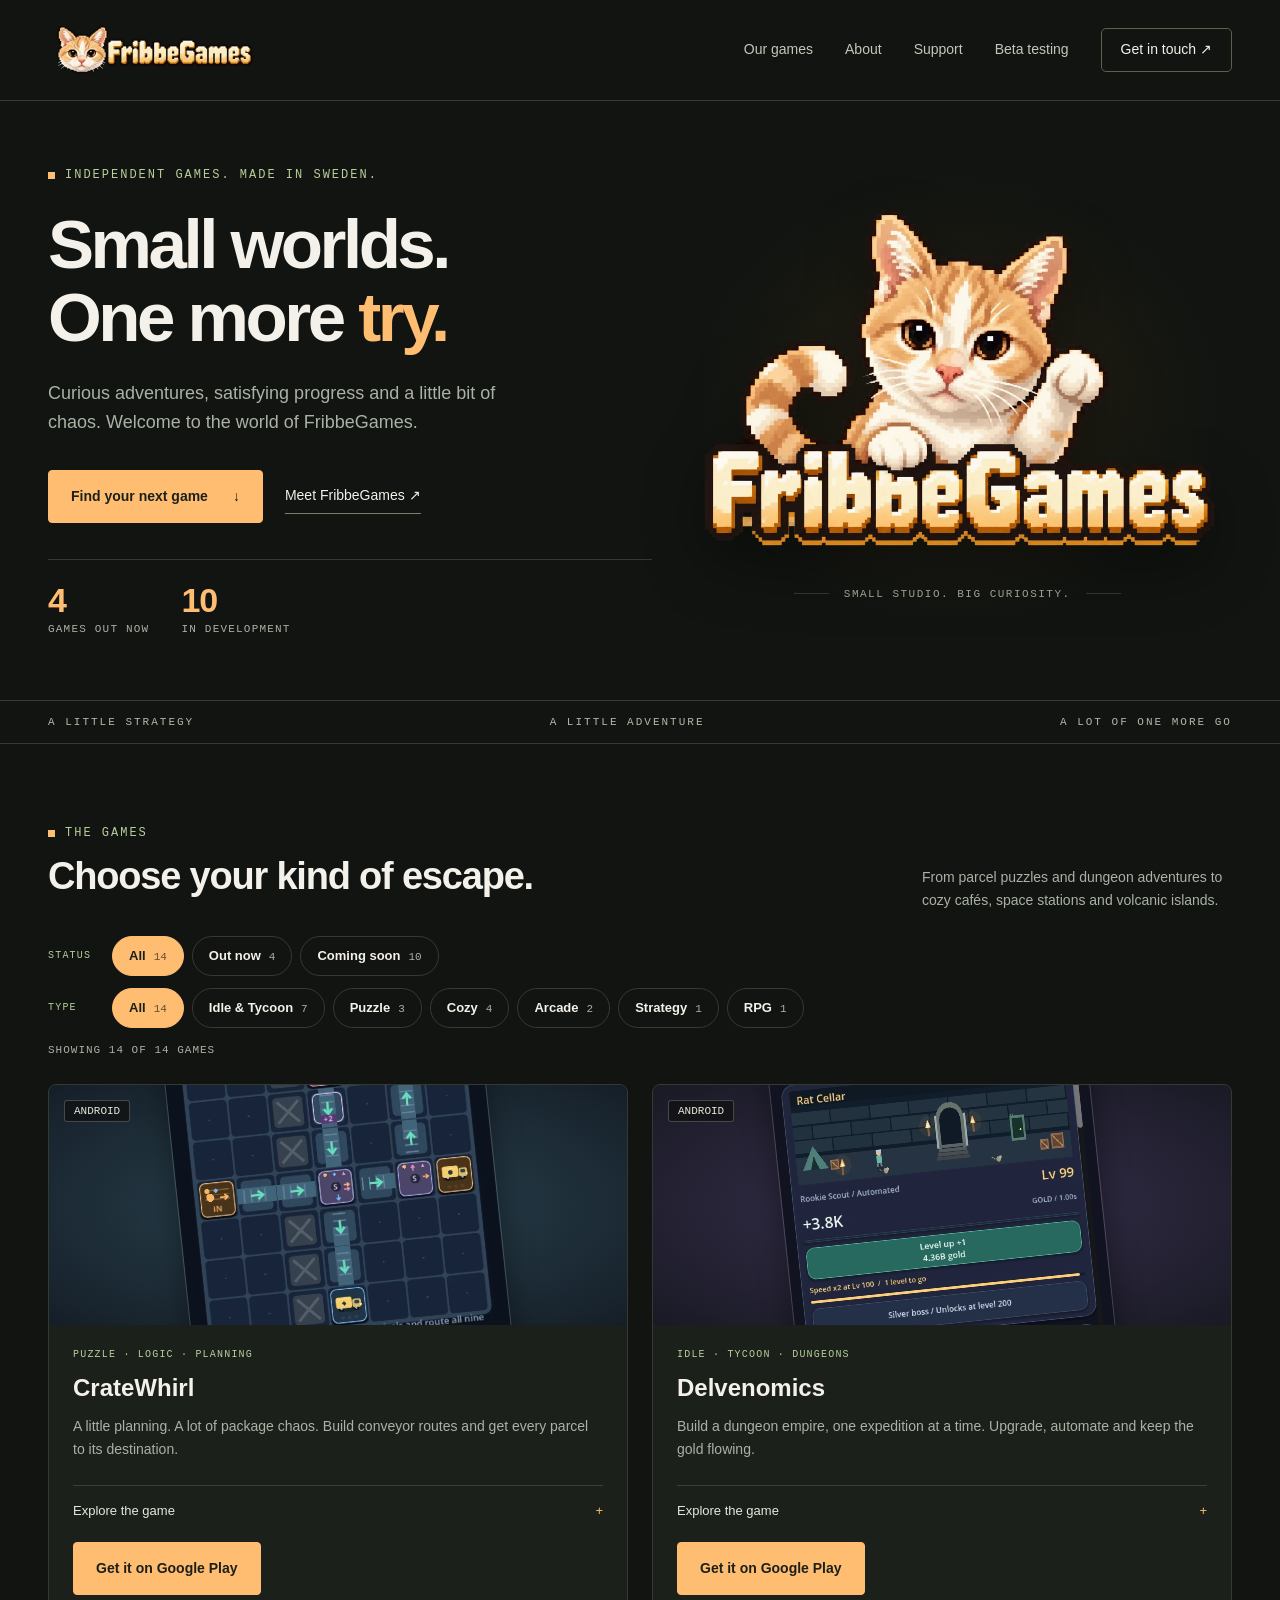
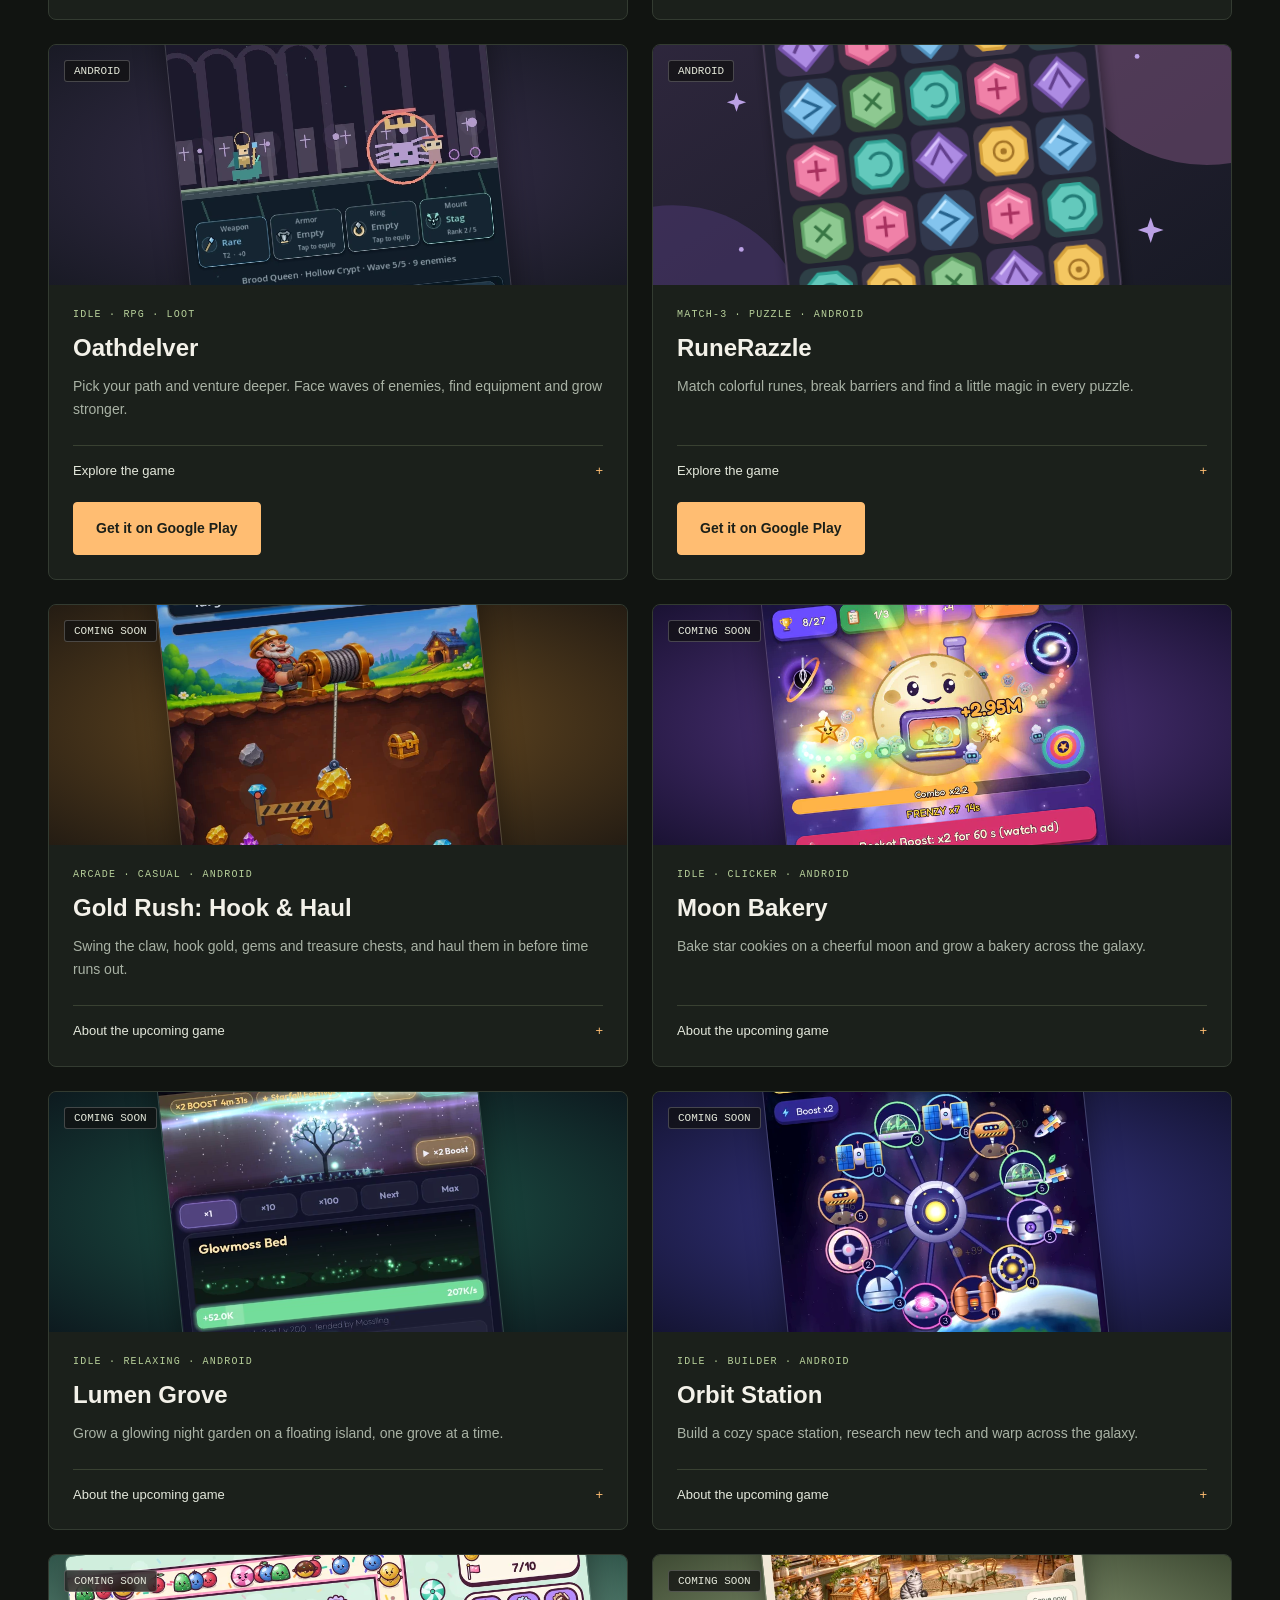
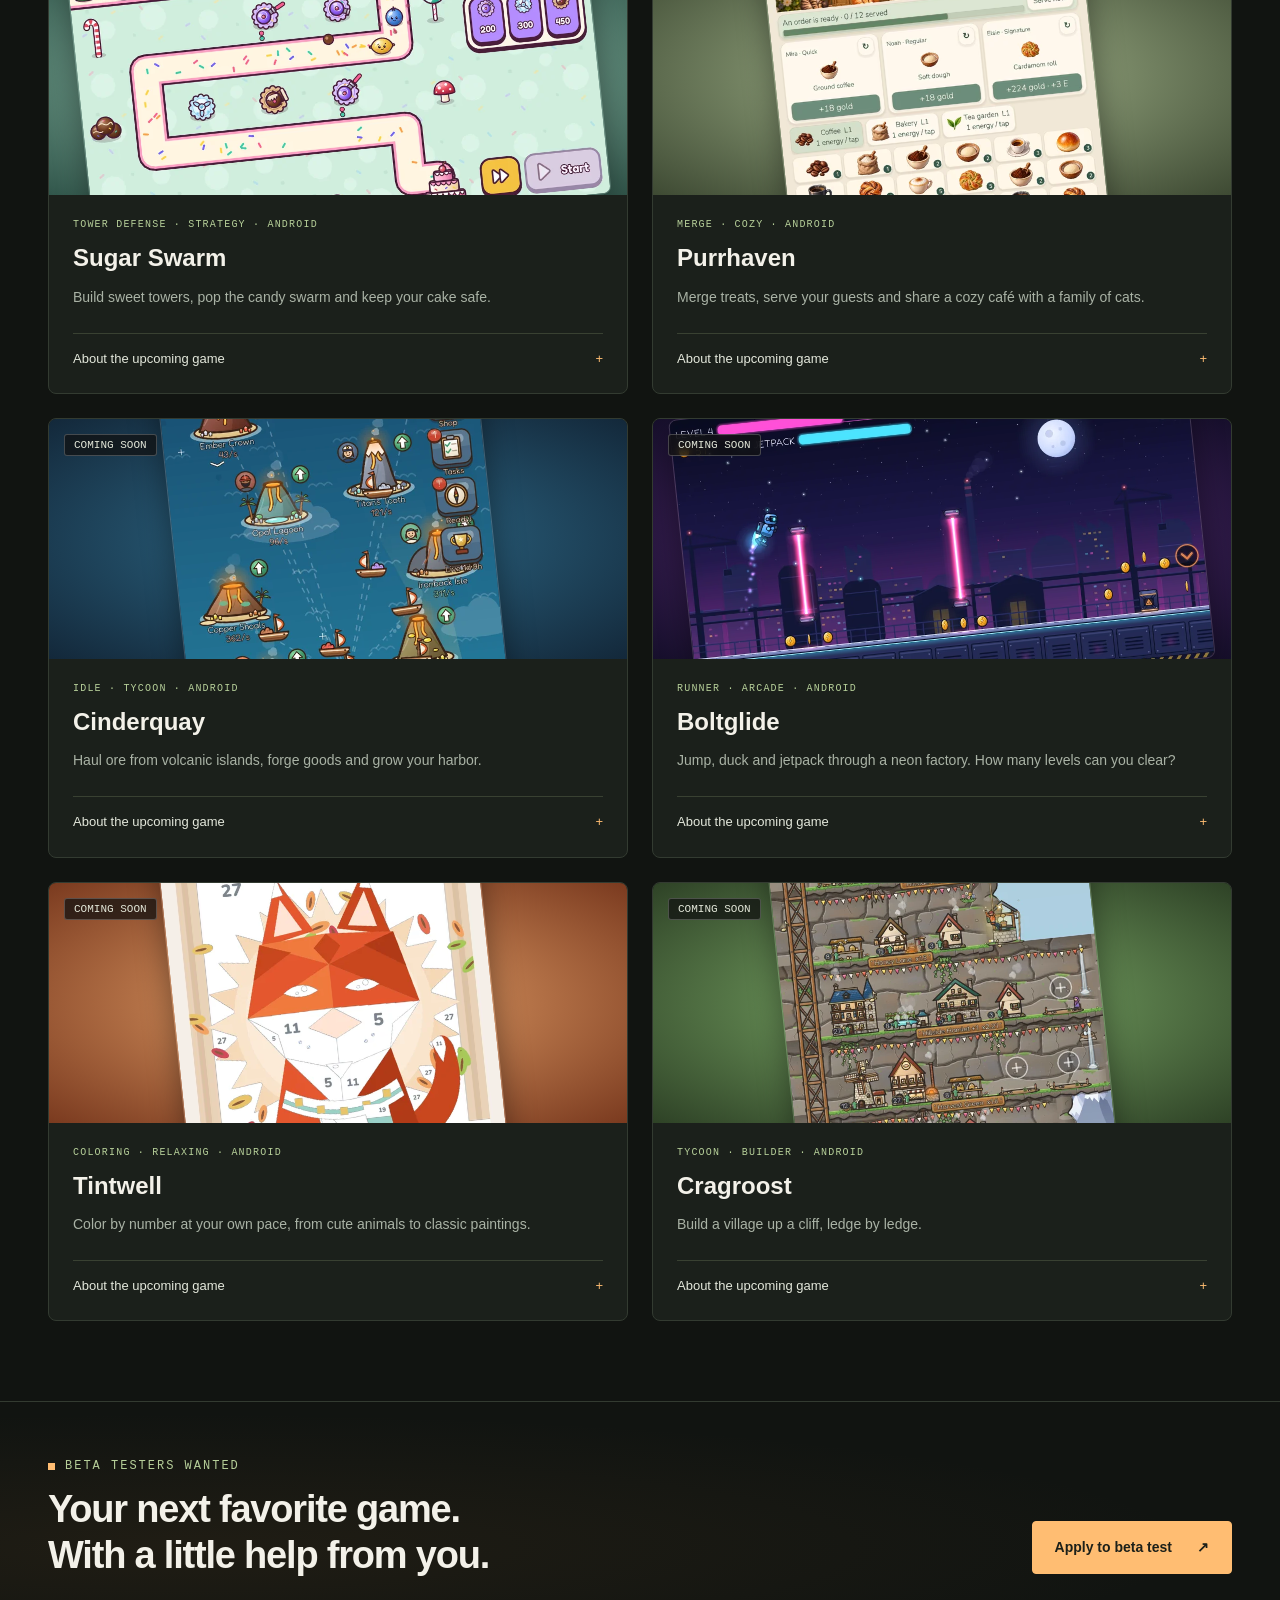
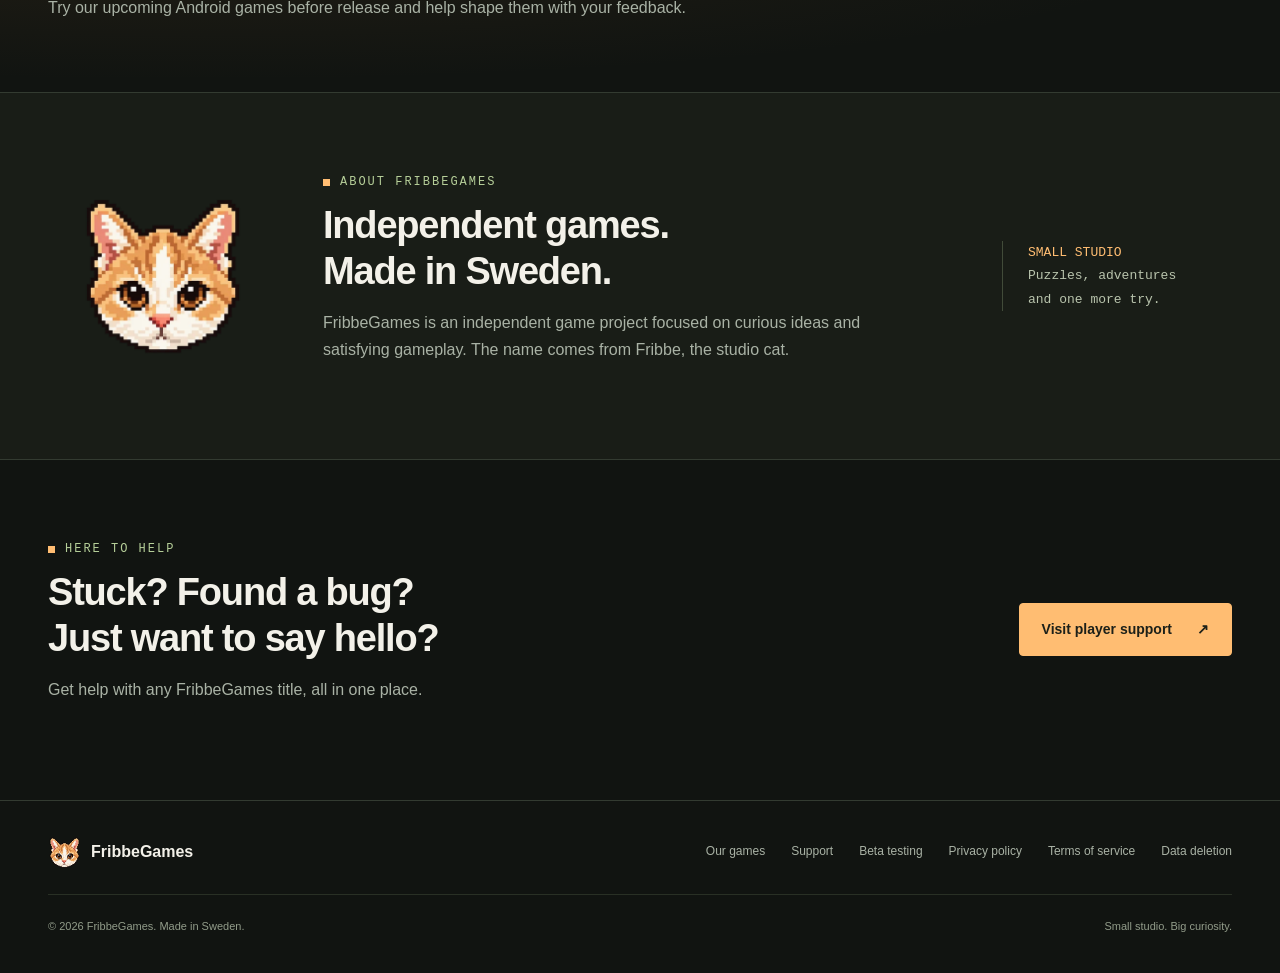
<file: index.html>
<!DOCTYPE html>
<html lang="en">
  <head>
    <meta charset="utf-8">
    <meta name="viewport" content="width=device-width,initial-scale=1">
    <meta name="theme-color" content="#111411">
    <title>Small worlds. One more try. | FribbeGames</title>
    <meta name="description" content="Discover CrateWhirl, Delvenomics, Oathdelver and RuneRazzle, plus the upcoming Gold Rush: Hook &amp; Haul, Moon Bakery, Lumen Grove, Orbit Station, Sugar Swarm, Purrhaven, Cinderquay, Boltglide, Tintwell and Cragroost. Independent Android games from FribbeGames, Sweden.">
    <meta property="og:title" content="Small worlds. One more try. | FribbeGames">
    <meta property="og:description" content="Discover CrateWhirl, Delvenomics, Oathdelver and RuneRazzle, plus the upcoming Gold Rush: Hook &amp; Haul, Moon Bakery, Lumen Grove, Orbit Station, Sugar Swarm, Purrhaven, Cinderquay, Boltglide, Tintwell and Cragroost. Independent Android games from FribbeGames, Sweden.">
    <meta property="og:type" content="website">
    <meta property="og:site_name" content="FribbeGames">
    <meta property="og:url" content="https://fribbegames.se/">
    <meta property="og:image" content="https://fribbegames.se/assets/og-image.png">
    <meta property="og:image:width" content="1200">
    <meta property="og:image:height" content="630">
    <meta property="og:image:alt" content="FribbeGames logo: an orange pixel-art cat above the FribbeGames wordmark">
    <meta name="twitter:card" content="summary_large_image">
    <link rel="icon" type="image/png" href="assets/favicon.png">
    <link rel="apple-touch-icon" href="assets/apple-touch-icon.png">
    <link rel="stylesheet" href="style.css">
    <script src="app.js" defer></script>
    <script type="application/ld+json">
{
      "@context": "https://schema.org",
      "@graph": [
        {
          "@type": "Organization",
          "@id": "https://fribbegames.se/#organization",
          "name": "FribbeGames",
          "url": "https://fribbegames.se/",
          "logo": "https://fribbegames.se/assets/apple-touch-icon.png",
          "email": "fribbegames@outlook.com",
          "address": {
            "@type": "PostalAddress",
            "addressCountry": "SE"
          }
        },
        {
          "@type": "WebSite",
          "@id": "https://fribbegames.se/#website",
          "name": "FribbeGames",
          "url": "https://fribbegames.se/",
          "publisher": {
            "@id": "https://fribbegames.se/#organization"
          }
        },
        {
          "@type": "VideoGame",
          "@id": "https://fribbegames.se/#conveyor",
          "name": "CrateWhirl",
          "url": "https://fribbegames.se/#conveyor",
          "description": "A little planning. A lot of package chaos. Build conveyor routes and get every parcel to its destination.",
          "genre": [
            "Puzzle",
            "Logic"
          ],
          "gamePlatform": "Android",
          "operatingSystem": "Android",
          "applicationCategory": "GameApplication",
          "image": "https://fribbegames.se/assets/conveyor.webp",
          "author": {
            "@id": "https://fribbegames.se/#organization"
          },
          "publisher": {
            "@id": "https://fribbegames.se/#organization"
          },
          "sameAs": "https://play.google.com/store/apps/details?id=com.delvenomics.conveyorchaos",
          "installUrl": "https://play.google.com/store/apps/details?id=com.delvenomics.conveyorchaos"
        },
        {
          "@type": "VideoGame",
          "@id": "https://fribbegames.se/#delvenomics",
          "name": "Delvenomics",
          "url": "https://fribbegames.se/#delvenomics",
          "description": "Build a dungeon empire, one expedition at a time. Upgrade, automate and keep the gold flowing.",
          "genre": [
            "Idle",
            "Tycoon"
          ],
          "gamePlatform": "Android",
          "operatingSystem": "Android",
          "applicationCategory": "GameApplication",
          "image": "https://fribbegames.se/assets/delvenomics-gameplay.webp",
          "author": {
            "@id": "https://fribbegames.se/#organization"
          },
          "publisher": {
            "@id": "https://fribbegames.se/#organization"
          },
          "sameAs": "https://play.google.com/store/apps/details?id=com.delvenomics.idledungeons",
          "installUrl": "https://play.google.com/store/apps/details?id=com.delvenomics.idledungeons",
          "alternateName": "Delvenomics: Idle Dungeons"
        },
        {
          "@type": "VideoGame",
          "@id": "https://fribbegames.se/#delvebound",
          "name": "Oathdelver",
          "url": "https://fribbegames.se/#delvebound",
          "description": "Pick your path and venture deeper. Face waves of enemies, find equipment and grow stronger.",
          "genre": [
            "Idle",
            "RPG"
          ],
          "gamePlatform": "Android",
          "operatingSystem": "Android",
          "applicationCategory": "GameApplication",
          "image": "https://fribbegames.se/assets/delvebound-gameplay.webp",
          "author": {
            "@id": "https://fribbegames.se/#organization"
          },
          "publisher": {
            "@id": "https://fribbegames.se/#organization"
          },
          "sameAs": "https://play.google.com/store/apps/details?id=com.delvenomics.delvebound",
          "installUrl": "https://play.google.com/store/apps/details?id=com.delvenomics.delvebound",
          "alternateName": "Oathdelver: Idle RPG"
        },
        {
          "@type": "VideoGame",
          "@id": "https://fribbegames.se/#runerazzle",
          "name": "RuneRazzle",
          "url": "https://fribbegames.se/#runerazzle",
          "description": "Match colorful runes, break barriers and find a little magic in every puzzle.",
          "genre": [
            "Match-3",
            "Puzzle"
          ],
          "gamePlatform": "Android",
          "operatingSystem": "Android",
          "applicationCategory": "GameApplication",
          "image": "https://fribbegames.se/assets/runerazzle-preview.svg",
          "author": {
            "@id": "https://fribbegames.se/#organization"
          },
          "publisher": {
            "@id": "https://fribbegames.se/#organization"
          },
          "sameAs": "https://play.google.com/store/apps/details?id=com.fribbegames.runecascade",
          "installUrl": "https://play.google.com/store/apps/details?id=com.fribbegames.runecascade"
        }
      ]
    }
    </script>
  </head>
  <body>
    <a class="skip" href="index.html#main">Skip to content</a>
    <header>
      <div class="wrap nav">
        <a class="brand" href="index.html" aria-label="FribbeGames home">
          <img src="assets/fribbegames-wordmark.webp" alt="FribbeGames" width="213" height="71">
        </a>
        <button class="menu" aria-expanded="false" aria-controls="navigation">Menu ☰</button>
        <nav class="navlinks" id="navigation" aria-label="Main navigation">
          <a href="index.html#games">Our games</a>
          <a href="index.html#about">About</a>
          <a href="support.html">Support</a>
          <a href="beta.html">Beta testing</a>
          <a class="contact" href="mailto:fribbegames@outlook.com">Get in touch ↗</a>
        </nav>
      </div>
    </header>
    <main id="main">
      <div class="wrap hero">
        <div>
          <div class="eyebrow">Independent games. Made in Sweden.</div>
          <h1>Small worlds.<br>One more <em>try.</em>
          </h1>
          <p>Curious adventures, satisfying progress and a little bit of chaos. Welcome to the world of FribbeGames.</p>
          <div class="actions">
            <a class="btn" href="index.html#games">Find your next game <span aria-hidden="true">↓</span>
            </a>
            <a class="textlink" href="index.html#about">Meet FribbeGames ↗</a>
          </div>
          <ul class="hero-stats" aria-label="FribbeGames at a glance">
            <li><strong data-stat="released">4</strong> games out now</li>
            <li><strong data-stat="upcoming">10</strong> in development</li>
          </ul>
        </div>
        <div class="hero-art">
          <img src="assets/fribbegames.webp" alt="FribbeGames orange cat logo" width="1000" height="667" fetchpriority="high">
          <div class="art-caption">SMALL STUDIO. BIG CURIOSITY.</div>
        </div>
      </div>
      <div class="ticker">
        <div class="wrap">
          <span>
            A LITTLE STRATEGY</span>
          <span>
            A LITTLE ADVENTURE</span>
          <span>
            A LOT OF ONE MORE GO</span>
        </div>
      </div>
      <section class="wrap" id="games">
        <div class="sectionhead">
          <div>
            <div class="eyebrow">The games</div>
            <h2>Choose your kind of escape.</h2>
          </div>
          <p>From parcel puzzles and dungeon adventures to cozy cafés, space stations and volcanic islands.</p>
        </div>
        <div class="game-filters" id="game-filters" hidden>
          <div class="filter-row" role="group" aria-label="Filter by release status">
            <span class="filter-label">Status</span>
            <button type="button" class="chip" data-filter="status" data-value="all" aria-pressed="true">All</button>
            <button type="button" class="chip" data-filter="status" data-value="released" aria-pressed="false">Out now</button>
            <button type="button" class="chip" data-filter="status" data-value="upcoming" aria-pressed="false">Coming soon</button>
          </div>
          <div class="filter-row" role="group" aria-label="Filter by game type">
            <span class="filter-label">Type</span>
            <button type="button" class="chip" data-filter="type" data-value="all" aria-pressed="true">All</button>
            <button type="button" class="chip" data-filter="type" data-value="idle" aria-pressed="false">Idle &amp; Tycoon</button>
            <button type="button" class="chip" data-filter="type" data-value="puzzle" aria-pressed="false">Puzzle</button>
            <button type="button" class="chip" data-filter="type" data-value="cozy" aria-pressed="false">Cozy</button>
            <button type="button" class="chip" data-filter="type" data-value="arcade" aria-pressed="false">Arcade</button>
            <button type="button" class="chip" data-filter="type" data-value="strategy" aria-pressed="false">Strategy</button>
            <button type="button" class="chip" data-filter="type" data-value="rpg" aria-pressed="false">RPG</button>
          </div>
          <p class="filter-status" id="filter-status" aria-live="polite"></p>
        </div>
        <div class="games">
          <article class="game" id="conveyor" data-status="released" data-type="puzzle">
            <div class="game-art screenshot conveyor">
              <img src="assets/conveyor.webp" alt="CrateWhirl gameplay: planning conveyor routes for package deliveries" loading="lazy" width="450" height="800">
              <span class="number">ANDROID</span>
            </div>
            <div class="game-body">
              <div class="tags">Puzzle · Logic · Planning</div>
              <h3>CrateWhirl</h3>
              <p>A little planning. A lot of package chaos. Build conveyor routes and get every parcel to its destination.</p>
              <details>
                <summary>Explore the game</summary>
                <p>Plan your routes, work around obstacles and solve increasingly tricky delivery puzzles. Every belt has a job to do.</p>
              </details>
              <a class="btn game-store" href="https://play.google.com/store/apps/details?id=com.delvenomics.conveyorchaos" target="_blank" rel="noopener noreferrer" aria-label="Get CrateWhirl on Google Play">Get it on Google Play</a>
            </div>
          </article>
          <article class="game" id="delvenomics" data-status="released" data-type="idle">
            <div class="game-art screenshot delvenomics">
              <img src="assets/delvenomics-gameplay.webp" alt="Delvenomics gameplay: Rat Cellar and Goblin Tunnels, dungeon income and upgrades" loading="lazy" width="480" height="900">
              <span class="number">ANDROID</span>
            </div>
            <div class="game-body">
              <div class="tags">Idle · Tycoon · Dungeons</div>
              <h3>Delvenomics</h3>
              <p>Build a dungeon empire, one expedition at a time. Upgrade, automate and keep the gold flowing.</p>
              <details>
                <summary>Explore the game</summary>
                <p>Explore dungeons, hire managers and grow your income. Prestige opens up the next stage of your dungeon business. Full game title: Delvenomics: Idle Dungeons.</p>
              </details>
              <a class="btn game-store" href="https://play.google.com/store/apps/details?id=com.delvenomics.idledungeons" target="_blank" rel="noopener noreferrer" aria-label="Get Delvenomics on Google Play">Get it on Google Play</a>
            </div>
          </article>
          <article class="game" id="delvebound" data-status="released" data-type="idle rpg">
            <div class="game-art screenshot delvebound">
              <img src="assets/delvebound-gameplay.webp" alt="Oathdelver gameplay: a mage fighting the Brood Queen in Hollow Crypt" loading="lazy" width="540" height="960">
              <span class="number">ANDROID</span>
            </div>
            <div class="game-body">
              <div class="tags">Idle · RPG · Loot</div>
              <h3>Oathdelver</h3>
              <p>Pick your path and venture deeper. Face waves of enemies, find equipment and grow stronger.</p>
              <details>
                <summary>Explore the game</summary>
                <p>Choose melee, ranged or magic, shape your build with talents and take on new challenges. Your next upgrade is always within reach.</p>
              </details>
              <a class="btn game-store" href="https://play.google.com/store/apps/details?id=com.delvenomics.delvebound" target="_blank" rel="noopener noreferrer" aria-label="Get Oathdelver on Google Play">Get it on Google Play</a>
            </div>
          </article>
          <article class="game" id="runerazzle" data-status="released" data-type="puzzle">
            <div class="game-art runerazzle">
              <img src="assets/runerazzle-preview.svg" alt="RuneRazzle preview illustration: colorful rune tiles on a pastel puzzle board" loading="lazy" width="720" height="480">
              <span class="number">ANDROID</span>
            </div>
            <div class="game-body">
              <div class="tags">Match-3 · Puzzle · Android</div>
              <h3>RuneRazzle</h3>
              <p>Match colorful runes, break barriers and find a little magic in every puzzle.</p>
              <details>
                <summary>Explore the game</summary>
                <p>Match colorful runes, work around barriers and complete level goals. Download RuneRazzle on Google Play and start your puzzle adventure.</p>
              </details>
              <a class="btn game-store" href="https://play.google.com/store/apps/details?id=com.fribbegames.runecascade" target="_blank" rel="noopener noreferrer" aria-label="Get RuneRazzle on Google Play">Get it on Google Play</a>
            </div>
          </article>
          <article class="game" id="gold-rush" data-status="upcoming" data-type="arcade">
            <div class="game-art screenshot gold-rush">
              <img src="assets/gold-rush-gameplay.webp" alt="Gold Rush: Hook &amp; Haul gameplay: a miner reeling in gold with a claw among rocks, gems and treasure chests" loading="lazy" width="540" height="960">
              <span class="number">COMING SOON</span>
            </div>
            <div class="game-body">
              <div class="tags">Arcade · Casual · Android</div>
              <h3>Gold Rush: Hook &amp; Haul</h3>
              <p>Swing the claw, hook gold, gems and treasure chests, and haul them in before time runs out.</p>
              <details>
                <summary>About the upcoming game</summary>
                <p>Time every throw, pick your targets wisely and reel in the most valuable loot. Spend your gold on upgrades and shop items, clear level after level across the map and take on new challenges. Gold Rush: Hook &amp; Haul is in development. Stay tuned for release news.</p>
              </details>
            </div>
          </article>
          <article class="game" id="moon-bakery" data-status="upcoming" data-type="idle">
            <div class="game-art screenshot moonbakery">
              <img src="assets/moonbakery-gameplay.webp" alt="Moon Bakery gameplay: a smiling moon with an oven in its belly, surrounded by orbiting space mice, robot bakers and a golden comet" loading="lazy" width="540" height="960">
              <span class="number">COMING SOON</span>
            </div>
            <div class="game-body">
              <div class="tags">Idle · Clicker · Android</div>
              <h3>Moon Bakery</h3>
              <p>Bake star cookies on a cheerful moon and grow a bakery across the galaxy.</p>
              <details>
                <summary>About the upcoming game</summary>
                <p>Tap the Moon Oven, hire Space Mice and build your way up to a Big Bang Oven. Catch Golden Comets, go Supernova and watch your bakery grow around the moon. Moon Bakery is in development. Stay tuned for release news.</p>
              </details>
            </div>
          </article>
          <article class="game" id="lumen-grove" data-status="upcoming" data-type="idle cozy">
            <div class="game-art screenshot lumengrove">
              <img src="assets/lumengrove-gameplay.webp" alt="Lumen Grove gameplay: a glowing tree on a floating island under an aurora sky, with Glowmoss Bed and Firefly Hollow groves below" loading="lazy" width="540" height="960">
              <span class="number">COMING SOON</span>
            </div>
            <div class="game-body">
              <div class="tags">Idle · Relaxing · Android</div>
              <h3>Lumen Grove</h3>
              <p>Grow a glowing night garden on a floating island, one grove at a time.</p>
              <details>
                <summary>About the upcoming game</summary>
                <p>Harvest light from glowing groves, hire gentle spirits that keep working while you are away and send them on journeys across the night sky. Study the stars, then let the grove fade in an Eclipse and bloom again stronger. Lumen Grove is in development. Stay tuned for release news.</p>
              </details>
            </div>
          </article>
          <article class="game" id="orbit-station" data-status="upcoming" data-type="idle">
            <div class="game-art screenshot orbitstation">
              <img src="assets/orbitstation-gameplay.webp" alt="Orbit Station gameplay: a ring of station modules such as solar panels, mines and greenhouses orbiting a glowing hub above Earth" loading="lazy" width="540" height="960">
              <span class="number">COMING SOON</span>
            </div>
            <div class="game-body">
              <div class="tags">Idle · Builder · Android</div>
              <h3>Orbit Station</h3>
              <p>Build a cozy space station, research new tech and warp across the galaxy.</p>
              <details>
                <summary>About the upcoming game</summary>
                <p>Fill the ring around your hub with modules, unlock new technologies and trade with passing ships. Catch comets, mine asteroids and warp to new star systems for permanent bonuses. Orbit Station is in development. Stay tuned for release news.</p>
              </details>
            </div>
          </article>
          <article class="game" id="sugar-swarm" data-status="upcoming" data-type="strategy">
            <div class="game-art screenshot sugarswarm">
              <img src="assets/sugar-swarm-gameplay.webp" alt="Sugar Swarm gameplay: colorful candies follow a winding frosting road while sprinkle cannons, freezer fans and chocolate mortars defend a cake" loading="lazy" width="960" height="540">
              <span class="number">COMING SOON</span>
            </div>
            <div class="game-body">
              <div class="tags">Tower Defense · Strategy · Android</div>
              <h3>Sugar Swarm</h3>
              <p>Build sweet towers, pop the candy swarm and keep your cake safe.</p>
              <details>
                <summary>About the upcoming game</summary>
                <p>Place Sprinkle Cannons, Freezer Fans and Choco Mortars along a winding frosting road. Upgrade your towers, pop candies layer by layer and earn gold for permanent talents. Sugar Swarm is in development. Stay tuned for release news.</p>
              </details>
            </div>
          </article>
          <article class="game" id="purrhaven" data-status="upcoming" data-type="puzzle cozy">
            <div class="game-art screenshot purrhaven">
              <img src="assets/purrhaven-gameplay.webp" alt="Purrhaven gameplay: cats relaxing in a cozy Scandinavian café above a merge board of coffee beans, dough and cardamom rolls" loading="lazy" width="540" height="960">
              <span class="number">COMING SOON</span>
            </div>
            <div class="game-body">
              <div class="tags">Merge · Cozy · Android</div>
              <h3>Purrhaven</h3>
              <p>Merge treats, serve your guests and share a cozy café with a family of cats.</p>
              <details>
                <summary>About the upcoming game</summary>
                <p>Merge coffee, dough and tea into cardamom rolls and lattes, serve guests their orders and renovate a sunlit Nordic café room by room. The resident cats each have their own favourite spots, memories and bond with you. Purrhaven is in development. Stay tuned for release news.</p>
              </details>
            </div>
          </article>
          <article class="game" id="cinderquay" data-status="upcoming" data-type="idle">
            <div class="game-art screenshot cinderquay">
              <img src="assets/cinderquay-gameplay.webp" alt="Cinderquay gameplay: cargo boats sailing between smoking volcanic islands and a harbor with a lighthouse" loading="lazy" width="540" height="960">
              <span class="number">COMING SOON</span>
            </div>
            <div class="game-body">
              <div class="tags">Idle · Tycoon · Android</div>
              <h3>Cinderquay</h3>
              <p>Haul ore from volcanic islands, forge goods and grow your harbor.</p>
              <details>
                <summary>About the upcoming game</summary>
                <p>Send cargo boats to 16 smoking islands, smelt obsidian, sulfur and copper into bars and craft them into lanterns, engines and crowns. Recruit managers, ride the market tides and set sail for new waters. Cinderquay is in development. Stay tuned for release news.</p>
              </details>
            </div>
          </article>
          <article class="game" id="boltglide" data-status="upcoming" data-type="arcade">
            <div class="game-art screenshot boltglide">
              <img src="assets/boltglide-gameplay.webp" alt="Boltglide gameplay: a little blue robot flying with a jetpack past pink laser fences in a neon factory at night" loading="lazy" width="960" height="540">
              <span class="number">COMING SOON</span>
            </div>
            <div class="game-body">
              <div class="tags">Runner · Arcade · Android</div>
              <h3>Boltglide</h3>
              <p>Jump, duck and jetpack through a neon factory. How many levels can you clear?</p>
              <details>
                <summary>About the upcoming game</summary>
                <p>A fast one-finger runner: swipe to jump and duck, hold to fire the jetpack. Dodge saw blades, drones and laser fences across five zones, grab coins and power-ups and paint your robot in six colors. Boltglide is in development. Stay tuned for release news.</p>
              </details>
            </div>
          </article>
          <article class="game" id="tintwell" data-status="upcoming" data-type="cozy">
            <div class="game-art screenshot tintwell">
              <img src="assets/tintwell-gameplay.webp" alt="Tintwell gameplay: a numbered color-by-number picture of an autumn fox, partly colored in orange" loading="lazy" width="540" height="960">
              <span class="number">COMING SOON</span>
            </div>
            <div class="game-body">
              <div class="tags">Coloring · Relaxing · Android</div>
              <h3>Tintwell</h3>
              <p>Color by number at your own pace, from cute animals to classic paintings.</p>
              <details>
                <summary>About the upcoming game</summary>
                <p>Pick a picture, choose a color and tap the matching numbers. Color an autumn fox, explore a coral reef or try classic paintings such as The Starry Night. Zoom in for tiny details and pick up where you left off. Tintwell is in development. Stay tuned for release news.</p>
              </details>
            </div>
          </article>
          <article class="game" id="cragroost" data-status="upcoming" data-type="idle cozy">
            <div class="game-art screenshot cragroost">
              <img src="assets/cragroost-gameplay.webp" alt="Cragroost gameplay: a village of timbered houses, a windmill and festival bunting built on ledges up a cliff face" loading="lazy" width="540" height="960">
              <span class="number">COMING SOON</span>
            </div>
            <div class="game-body">
              <div class="tags">Tycoon · Builder · Android</div>
              <h3>Cragroost</h3>
              <p>Build a village up a cliff, ledge by ledge.</p>
              <details>
                <summary>About the upcoming game</summary>
                <p>Carve new ledges into the mountain and fill them with cheeseries, bakeries, inns and teahouses. Place buildings next to the right neighbours, keep the lift moving and climb from the valley floor to the summit. Cragroost is in development. Stay tuned for release news.</p>
              </details>
            </div>
          </article>
          <p class="games-empty" id="games-empty" hidden>No games match these filters yet. <button type="button" class="textlink" id="filter-reset">Show all games</button></p>
        </div>
      </section>
      <section class="beta-callout">
        <div class="wrap help-strip">
          <div>
            <div class="eyebrow">Beta testers wanted</div>
            <h2>Your next favorite game.<br>With a little help from you.</h2>
            <p>Try our upcoming Android games before release and help shape them with your feedback.</p>
          </div>
          <a class="btn" href="beta.html">Apply to beta test <span aria-hidden="true">↗</span></a>
        </div>
      </section>
      <section class="about" id="about">
        <div class="wrap about-grid">
          <img class="cat-portrait" src="assets/fribbegamesikon.webp" alt="Fribbe the cat" width="170" height="170">
          <div class="about-text">
            <div class="eyebrow">About FribbeGames</div>
            <h2>Independent games.<br>Made in Sweden.</h2>
            <p>FribbeGames is an independent game project focused on curious ideas and satisfying gameplay. The name comes from Fribbe, the studio cat.</p>
          </div>
          <div class="smallnote">
            <span>SMALL STUDIO</span>
            <br>Puzzles, adventures<br>and one more try.</div>
        </div>
      </section>
      <section class="wrap help-strip">
        <div>
          <div class="eyebrow">Here to help</div>
          <h2>Stuck? Found a bug?<br>Just want to say hello?</h2>
          <p>Get help with any FribbeGames title, all in one place.</p>
        </div>
        <a class="btn" href="support.html">Visit player support <span aria-hidden="true">↗</span>
        </a>
      </section>
    </main>
    <footer>
      <div class="wrap">
        <div class="footer-top">
          <a class="footer-brand" href="index.html">
            <img src="assets/favicon.png" width="33" height="33" alt="">FribbeGames</a>
          <nav class="footer-links" aria-label="Footer navigation">
            <a href="index.html#games">Our games</a>
            <a href="support.html">Support</a>
            <a href="beta.html">Beta testing</a>
            <a href="privacy.html">Privacy policy</a>
            <a href="terms.html">Terms of service</a>
            <a href="data-deletion.html">Data deletion</a>
          </nav>
        </div>
        <div class="footer-bottom">
          <span>© 2026 FribbeGames. Made in Sweden.</span>
          <span>Small studio. Big curiosity.</span>
        </div>
      </div>
    </footer>
  </body>
</html>
</file>
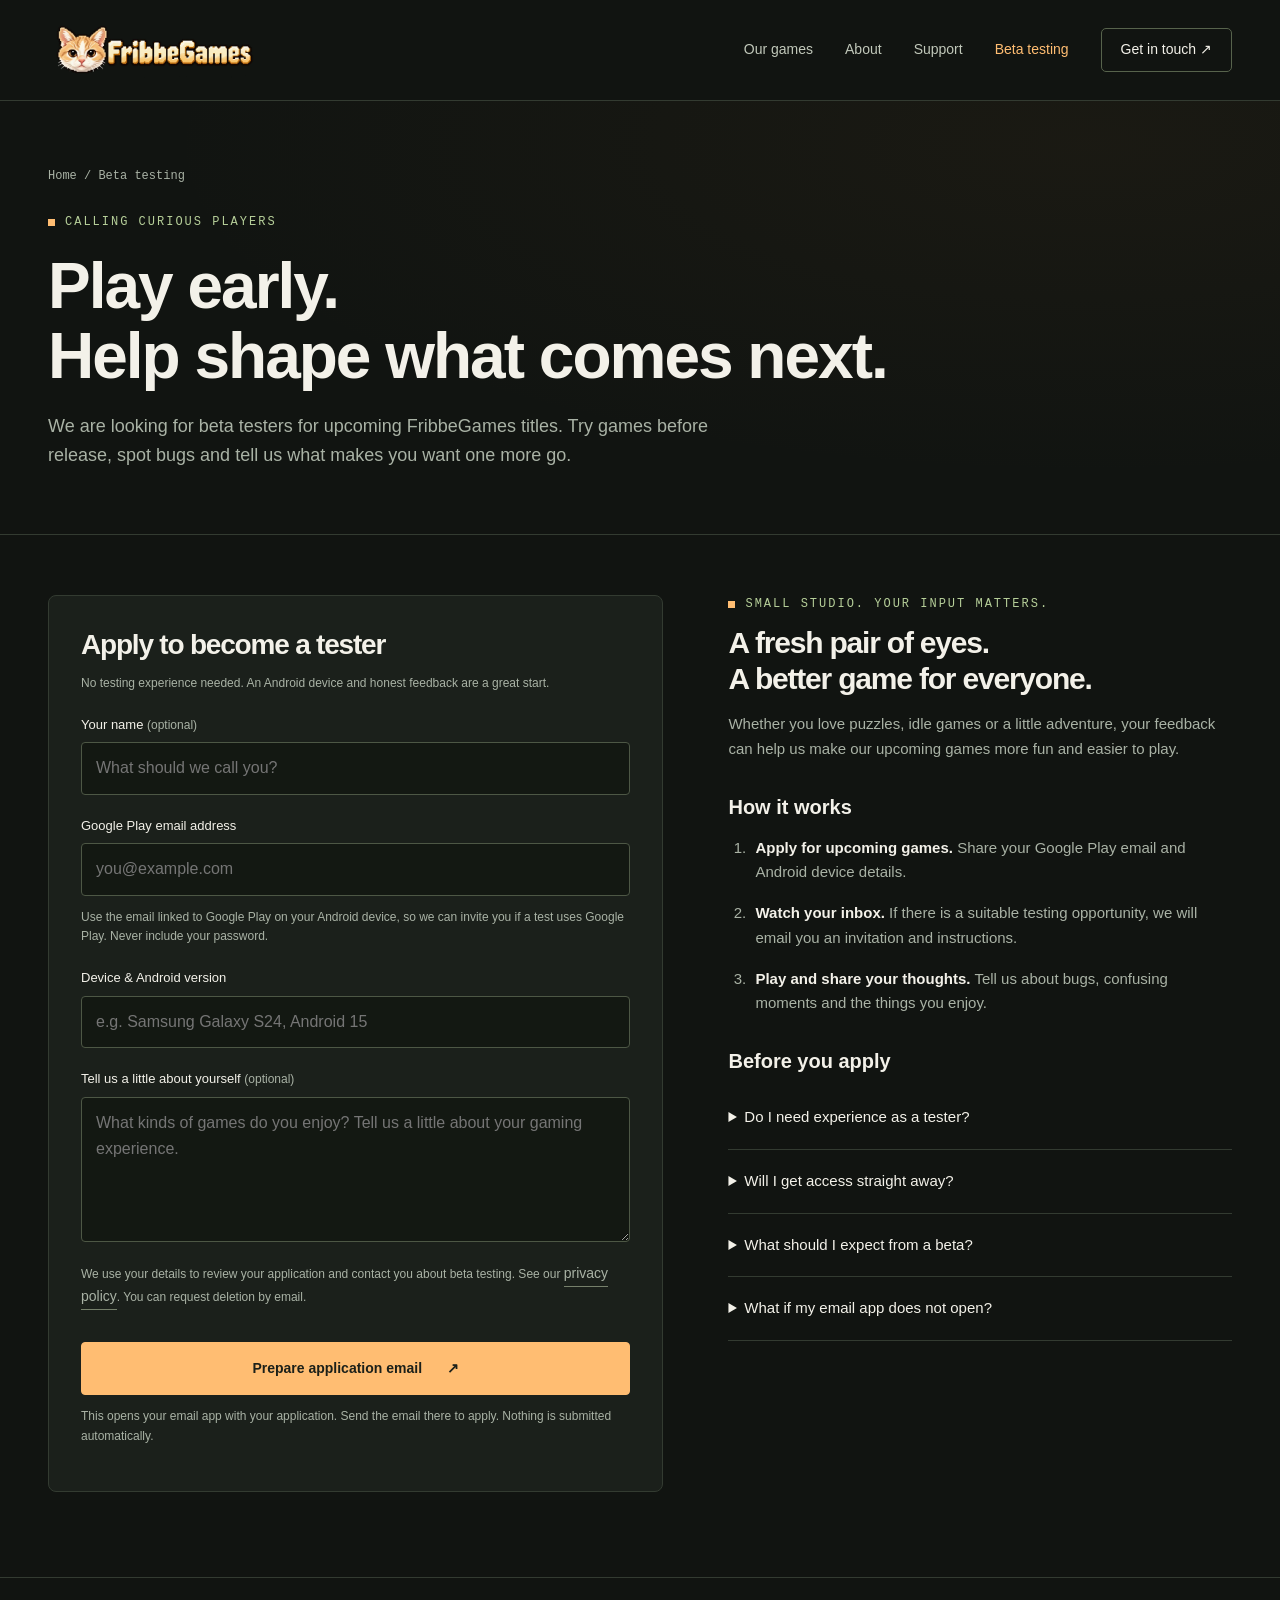
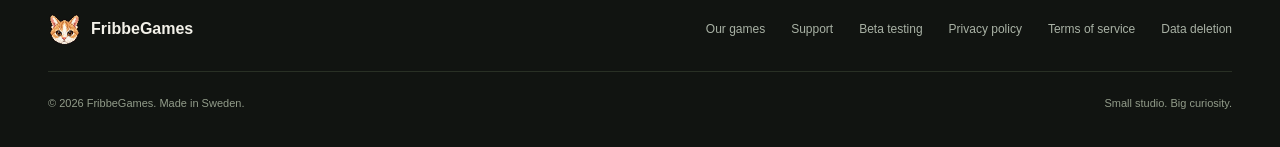
<file: beta.html>
<!DOCTYPE html>
<html lang="en">
  <head>
    <meta charset="utf-8">
    <meta name="viewport" content="width=device-width,initial-scale=1">
    <meta name="theme-color" content="#111411">
    <title>Become a beta tester | FribbeGames</title>
    <meta name="description" content="Help shape upcoming FribbeGames titles. Apply to beta test Android games and share your feedback.">
    <meta property="og:title" content="Become a beta tester | FribbeGames">
    <meta property="og:description" content="Help shape upcoming FribbeGames titles. Apply to beta test Android games and share your feedback.">
    <meta property="og:type" content="website">
    <meta property="og:site_name" content="FribbeGames">
    <meta property="og:url" content="https://fribbegames.se/beta.html">
    <meta property="og:image" content="https://fribbegames.se/assets/og-image.png">
    <meta property="og:image:width" content="1200">
    <meta property="og:image:height" content="630">
    <meta property="og:image:alt" content="FribbeGames logo: an orange pixel-art cat above the FribbeGames wordmark">
    <meta name="twitter:card" content="summary_large_image">
    <link rel="icon" type="image/png" href="assets/favicon.png">
    <link rel="apple-touch-icon" href="assets/apple-touch-icon.png">
    <link rel="stylesheet" href="style.css">
    <script src="app.js" defer></script>
  </head>
  <body>
    <a class="skip" href="beta.html#main">Skip to content</a>
    <header>
      <div class="wrap nav">
        <a class="brand" href="index.html" aria-label="FribbeGames home">
          <img src="assets/fribbegames-wordmark.webp" alt="FribbeGames" width="213" height="71">
        </a>
        <button class="menu" aria-expanded="false" aria-controls="navigation">Menu ☰</button>
        <nav class="navlinks" id="navigation" aria-label="Main navigation">
          <a href="index.html#games">Our games</a>
          <a href="index.html#about">About</a>
          <a href="support.html">Support</a>
          <a href="beta.html" aria-current="page">Beta testing</a>
          <a class="contact" href="mailto:fribbegames@outlook.com">Get in touch ↗</a>
        </nav>
      </div>
    </header>
    <main id="main">
      <div class="pagehero">
        <div class="wrap">
          <div class="breadcrumb"><a href="index.html">Home</a> / Beta testing</div>
          <div class="eyebrow">Calling curious players</div>
          <h1>Play early.<br>Help shape what comes next.</h1>
          <p>We are looking for beta testers for upcoming FribbeGames titles. Try games before release, spot bugs and tell us what makes you want one more go.</p>
        </div>
      </div>
      <div class="wrap support-grid">
        <div class="support-card">
          <h2 style="margin-top:0;font-size:28px">Apply to become a tester</h2>
          <p class="formnote">No testing experience needed. An Android device and honest feedback are a great start.</p>
          <form id="beta-form" aria-describedby="beta-status">
            <label for="beta-name">Your name <span class="formnote">(optional)</span></label>
            <input id="beta-name" name="name" autocomplete="name" maxlength="80" placeholder="What should we call you?">
            <label for="beta-email">Google Play email address</label>
            <input id="beta-email" name="email" type="email" autocomplete="email" required maxlength="254" aria-describedby="beta-email-help" placeholder="you@example.com">
            <p class="formnote" id="beta-email-help">Use the email linked to Google Play on your Android device, so we can invite you if a test uses Google Play. Never include your password.</p>
            <label for="beta-device">Device &amp; Android version</label>
            <input id="beta-device" name="device" required maxlength="160" placeholder="e.g. Samsung Galaxy S24, Android 15">
            <label for="beta-message">Tell us a little about yourself <span class="formnote">(optional)</span></label>
            <textarea id="beta-message" name="message" maxlength="1000" placeholder="What kinds of games do you enjoy? Tell us a little about your gaming experience."></textarea>
            <p class="formnote">We use your details to review your application and contact you about beta testing. See our <a class="textlink" href="privacy.html#support">privacy policy</a>. You can request deletion by email.</p>
            <button class="btn" type="submit">Prepare application email <span aria-hidden="true">↗</span></button>
            <p class="formnote" id="beta-status" role="status" aria-live="polite">This opens your email app with your application. Send the email there to apply. Nothing is submitted automatically.</p>
          </form>
          <noscript><p>To apply to test upcoming games, email your Google Play email and Android device details to <a class="textlink" href="mailto:fribbegames@outlook.com?subject=Beta%20tester%20application">fribbegames@outlook.com</a>.</p></noscript>
        </div>
        <div class="support-info">
          <div class="eyebrow">Small studio. Your input matters.</div>
          <h2 style="font-size:30px">A fresh pair of eyes.<br>A better game for everyone.</h2>
          <p>Whether you love puzzles, idle games or a little adventure, your feedback can help us make our upcoming games more fun and easier to play.</p>
          <h3>How it works</h3>
          <ol class="beta-steps">
            <li><strong>Apply for upcoming games.</strong> Share your Google Play email and Android device details.</li>
            <li><strong>Watch your inbox.</strong> If there is a suitable testing opportunity, we will email you an invitation and instructions.</li>
            <li><strong>Play and share your thoughts.</strong> Tell us about bugs, confusing moments and the things you enjoy.</li>
          </ol>
          <h3>Before you apply</h3>
          <details class="faq">
            <summary>Do I need experience as a tester?</summary>
            <p>No. Clear, honest feedback is what matters. If you find a bug, tell us what happened and what you were doing at the time.</p>
          </details>
          <details class="faq">
            <summary>Will I get access straight away?</summary>
            <p>Submitting an application does not guarantee a place or immediate access. Testing opportunities depend on each game's development stage and the devices we need to test.</p>
          </details>
          <details class="faq">
            <summary>What should I expect from a beta?</summary>
            <p>Beta versions are works in progress. You may encounter bugs, unfinished features and changes to gameplay. Saved progress may be reset during testing.</p>
          </details>
          <details class="faq">
            <summary>What if my email app does not open?</summary>
            <p>Email <a class="textlink" href="mailto:fribbegames@outlook.com?subject=Beta%20tester%20application">fribbegames@outlook.com</a> with the subject “Beta tester application”. Include your Google Play email, device and Android version to apply for upcoming games.</p>
          </details>
        </div>
      </div>
    </main>
    <footer>
      <div class="wrap">
        <div class="footer-top">
          <a class="footer-brand" href="index.html">
            <img src="assets/favicon.png" width="33" height="33" alt="">FribbeGames</a>
          <nav class="footer-links" aria-label="Footer navigation">
            <a href="index.html#games">Our games</a>
            <a href="support.html">Support</a>
            <a href="beta.html" aria-current="page">Beta testing</a>
            <a href="privacy.html">Privacy policy</a>
            <a href="terms.html">Terms of service</a>
            <a href="data-deletion.html">Data deletion</a>
          </nav>
        </div>
        <div class="footer-bottom">
          <span>© 2026 FribbeGames. Made in Sweden.</span>
          <span>Small studio. Big curiosity.</span>
        </div>
      </div>
    </footer>
  </body>
</html>
</file>
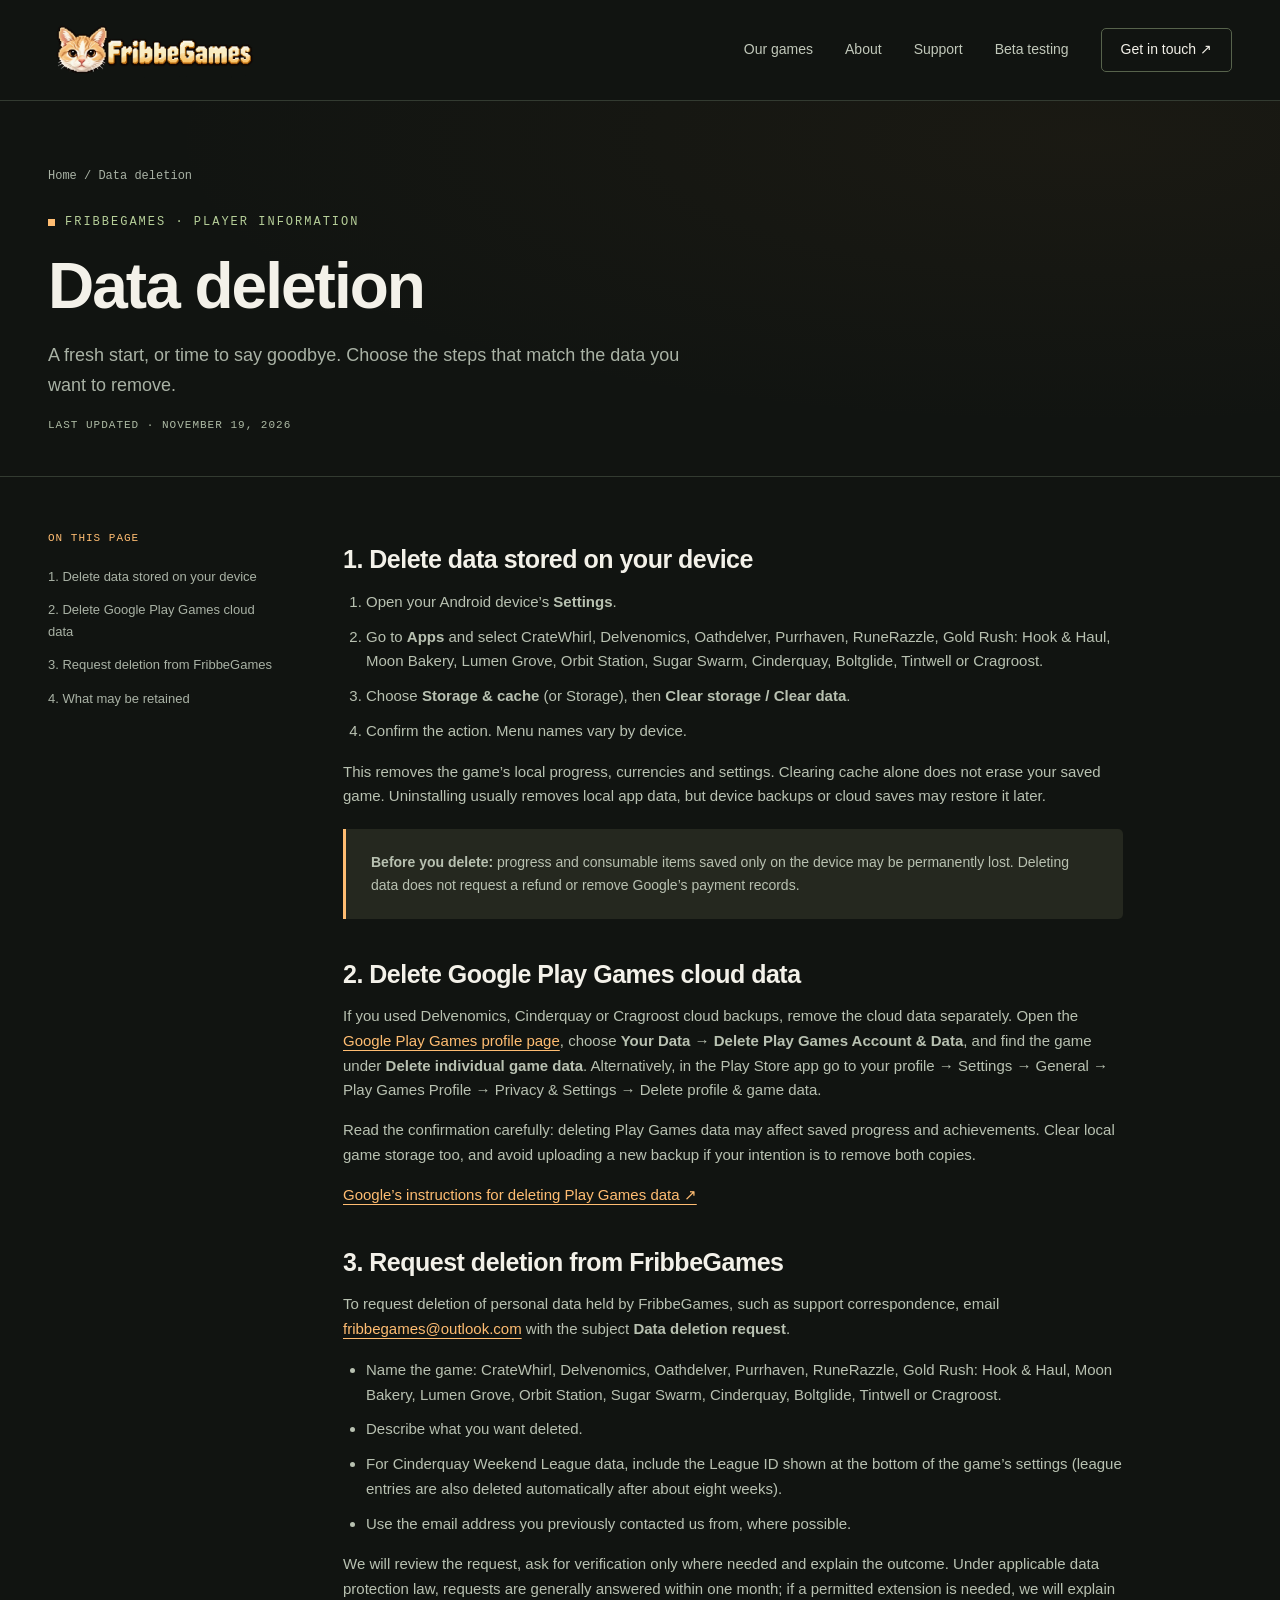
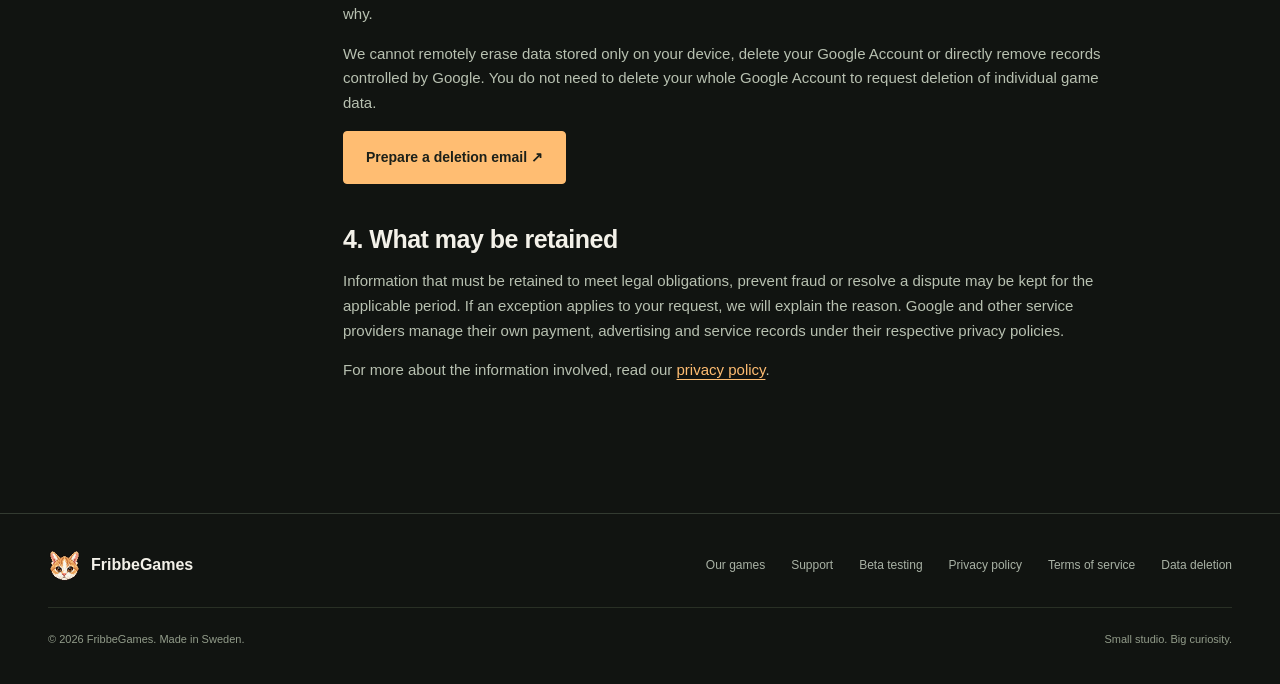
<file: data-deletion.html>
<!DOCTYPE html>
<html lang="en">
  <head>
    <meta charset="utf-8">
    <meta name="viewport" content="width=device-width,initial-scale=1">
    <meta name="theme-color" content="#111411">
    <title>Data deletion | FribbeGames</title>
    <meta name="description" content="Delete local game progress, manage cloud saves, or request deletion of personal data from FribbeGames.">
    <meta property="og:title" content="Data deletion | FribbeGames">
    <meta property="og:description" content="Delete local game progress, manage cloud saves, or request deletion of personal data from FribbeGames.">
    <meta property="og:type" content="website">
    <meta property="og:site_name" content="FribbeGames">
    <meta property="og:url" content="https://fribbegames.se/data-deletion.html">
    <meta property="og:image" content="https://fribbegames.se/assets/og-image.png">
    <meta property="og:image:width" content="1200">
    <meta property="og:image:height" content="630">
    <meta property="og:image:alt" content="FribbeGames logo: an orange pixel-art cat above the FribbeGames wordmark">
    <meta name="twitter:card" content="summary_large_image">
    <link rel="icon" type="image/png" href="assets/favicon.png">
    <link rel="apple-touch-icon" href="assets/apple-touch-icon.png">
    <link rel="stylesheet" href="style.css">
    <script src="app.js" defer></script>
  </head>
  <body>
    <a class="skip" href="data-deletion.html#main">Skip to content</a>
    <header>
      <div class="wrap nav">
        <a class="brand" href="index.html" aria-label="FribbeGames home">
          <img src="assets/fribbegames-wordmark.webp" alt="FribbeGames" width="213" height="71">
        </a>
        <button class="menu" aria-expanded="false" aria-controls="navigation">Menu ☰</button>
        <nav class="navlinks" id="navigation" aria-label="Main navigation">
          <a href="index.html#games">Our games</a>
          <a href="index.html#about">About</a>
          <a href="support.html">Support</a>
          <a href="beta.html">Beta testing</a>
          <a class="contact" href="mailto:fribbegames@outlook.com">Get in touch ↗</a>
        </nav>
      </div>
    </header>
    <main id="main">
      <div class="pagehero">
        <div class="wrap">
          <div class="breadcrumb">
            <a href="index.html">Home</a> / Data deletion</div>
          <div class="eyebrow">FribbeGames · Player information</div>
          <h1>Data deletion</h1>
          <p>A fresh start, or time to say goodbye. Choose the steps that match the data you want to remove.</p>
          <div class="meta">LAST UPDATED · NOVEMBER 19, 2026</div>
        </div>
      </div>
      <div class="wrap doc-layout">
        <nav class="sidenav" aria-label="On this page">
          <strong>On this page</strong>
          <a href="data-deletion.html#local">1. Delete data stored on your device</a>
          <a href="data-deletion.html#cloud">2. Delete Google Play Games cloud data</a>
          <a href="data-deletion.html#request">3. Request deletion from FribbeGames</a>
          <a href="data-deletion.html#retained">4. What may be retained</a>
        </nav>
        <div class="prose">
          <section id="local">
            <h2>1. Delete data stored on your device</h2>
            <ol>
              <li>Open your Android device’s <strong>Settings</strong>.</li>
              <li>Go to <strong>Apps</strong> and select CrateWhirl, Delvenomics, Oathdelver, Purrhaven, RuneRazzle, Gold Rush: Hook &amp; Haul, Moon Bakery, Lumen Grove, Orbit Station, Sugar Swarm, Cinderquay, Boltglide, Tintwell or Cragroost.</li>
              <li>Choose <strong>Storage &amp; cache</strong> (or Storage), then <strong>Clear storage / Clear data</strong>.</li>
              <li>Confirm the action. Menu names vary by device.</li>
            </ol>
            <p>This removes the game’s local progress, currencies and settings. Clearing cache alone does not erase your saved game. Uninstalling usually removes local app data, but device backups or cloud saves may restore it later.</p>
            <div class="notice">
              <p>
                <strong>Before you delete:</strong> progress and consumable items saved only on the device may be permanently lost. Deleting data does not request a refund or remove Google’s payment records.</p>
            </div>
          </section>
          <section id="cloud">
            <h2>2. Delete Google Play Games cloud data</h2>
            <p>If you used Delvenomics, Cinderquay or Cragroost cloud backups, remove the cloud data separately. Open the <a href="https://play.google.com/games/profile" target="_blank" rel="noopener noreferrer">Google Play Games profile page</a>, choose <strong>Your Data → Delete Play Games Account &amp; Data</strong>, and find the game under <strong>Delete individual game data</strong>. Alternatively, in the Play Store app go to your profile → Settings → General → Play Games Profile → Privacy &amp; Settings → Delete profile &amp; game data.</p>
            <p>Read the confirmation carefully: deleting Play Games data may affect saved progress and achievements. Clear local game storage too, and avoid uploading a new backup if your intention is to remove both copies.</p>
            <p>
              <a href="https://support.google.com/googleplay/answer/9130646" target="_blank" rel="noopener noreferrer">Google’s instructions for deleting Play Games data ↗</a>
            </p>
          </section>
          <section id="request">
            <h2>3. Request deletion from FribbeGames</h2>
            <p>To request deletion of personal data held by FribbeGames, such as support correspondence, email <a href="mailto:fribbegames@outlook.com?subject=Data%20deletion%20request">fribbegames@outlook.com</a> with the subject <strong>Data deletion request</strong>.</p>
            <ul>
              <li>Name the game: CrateWhirl, Delvenomics, Oathdelver, Purrhaven, RuneRazzle, Gold Rush: Hook &amp; Haul, Moon Bakery, Lumen Grove, Orbit Station, Sugar Swarm, Cinderquay, Boltglide, Tintwell or Cragroost.</li>
              <li>Describe what you want deleted.</li>
              <li>For Cinderquay Weekend League data, include the League ID shown at the bottom of the game’s settings (league entries are also deleted automatically after about eight weeks).</li>
              <li>Use the email address you previously contacted us from, where possible.</li>
            </ul>
            <p>We will review the request, ask for verification only where needed and explain the outcome. Under applicable data protection law, requests are generally answered within one month; if a permitted extension is needed, we will explain why.</p>
            <p>We cannot remotely erase data stored only on your device, delete your Google Account or directly remove records controlled by Google. You do not need to delete your whole Google Account to request deletion of individual game data.</p>
            <a class="btn" href="mailto:fribbegames@outlook.com?subject=Data%20deletion%20request&amp;body=Game%3A%20%0AData%20I%20want%20deleted%3A%20%0APrevious%20support%20email%20(if%20relevant)%3A%20">Prepare a deletion email ↗</a>
          </section>
          <section id="retained">
            <h2>4. What may be retained</h2>
            <p>Information that must be retained to meet legal obligations, prevent fraud or resolve a dispute may be kept for the applicable period. If an exception applies to your request, we will explain the reason. Google and other service providers manage their own payment, advertising and service records under their respective privacy policies.</p>
            <p>For more about the information involved, read our <a href="privacy.html">privacy policy</a>.</p>
          </section>
        </div>
      </div>
    </main>
    <footer>
      <div class="wrap">
        <div class="footer-top">
          <a class="footer-brand" href="index.html">
            <img src="assets/favicon.png" width="33" height="33" alt="">FribbeGames</a>
          <nav class="footer-links" aria-label="Footer navigation">
            <a href="index.html#games">Our games</a>
            <a href="support.html">Support</a>
            <a href="beta.html">Beta testing</a>
            <a href="privacy.html">Privacy policy</a>
            <a href="terms.html">Terms of service</a>
            <a href="data-deletion.html">Data deletion</a>
          </nav>
        </div>
        <div class="footer-bottom">
          <span>© 2026 FribbeGames. Made in Sweden.</span>
          <span>Small studio. Big curiosity.</span>
        </div>
      </div>
    </footer>
  </body>
</html>
</file>
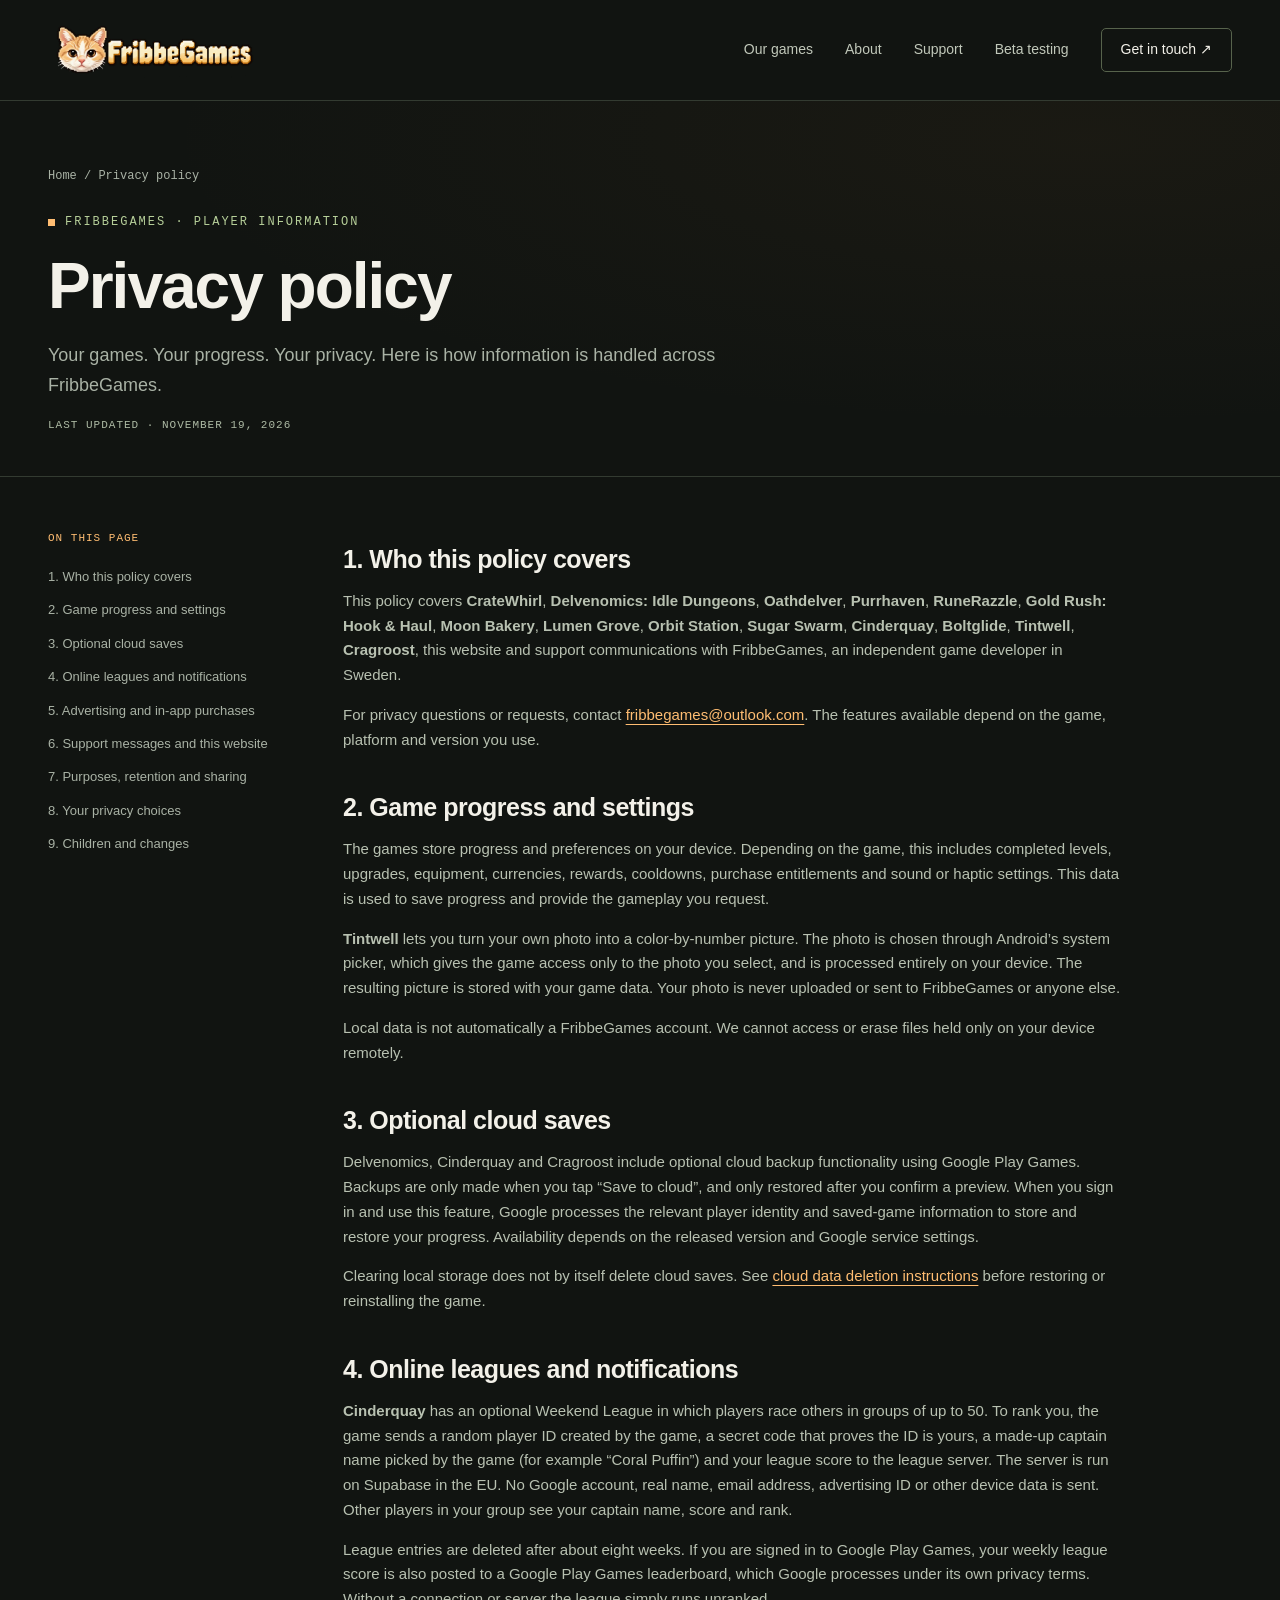
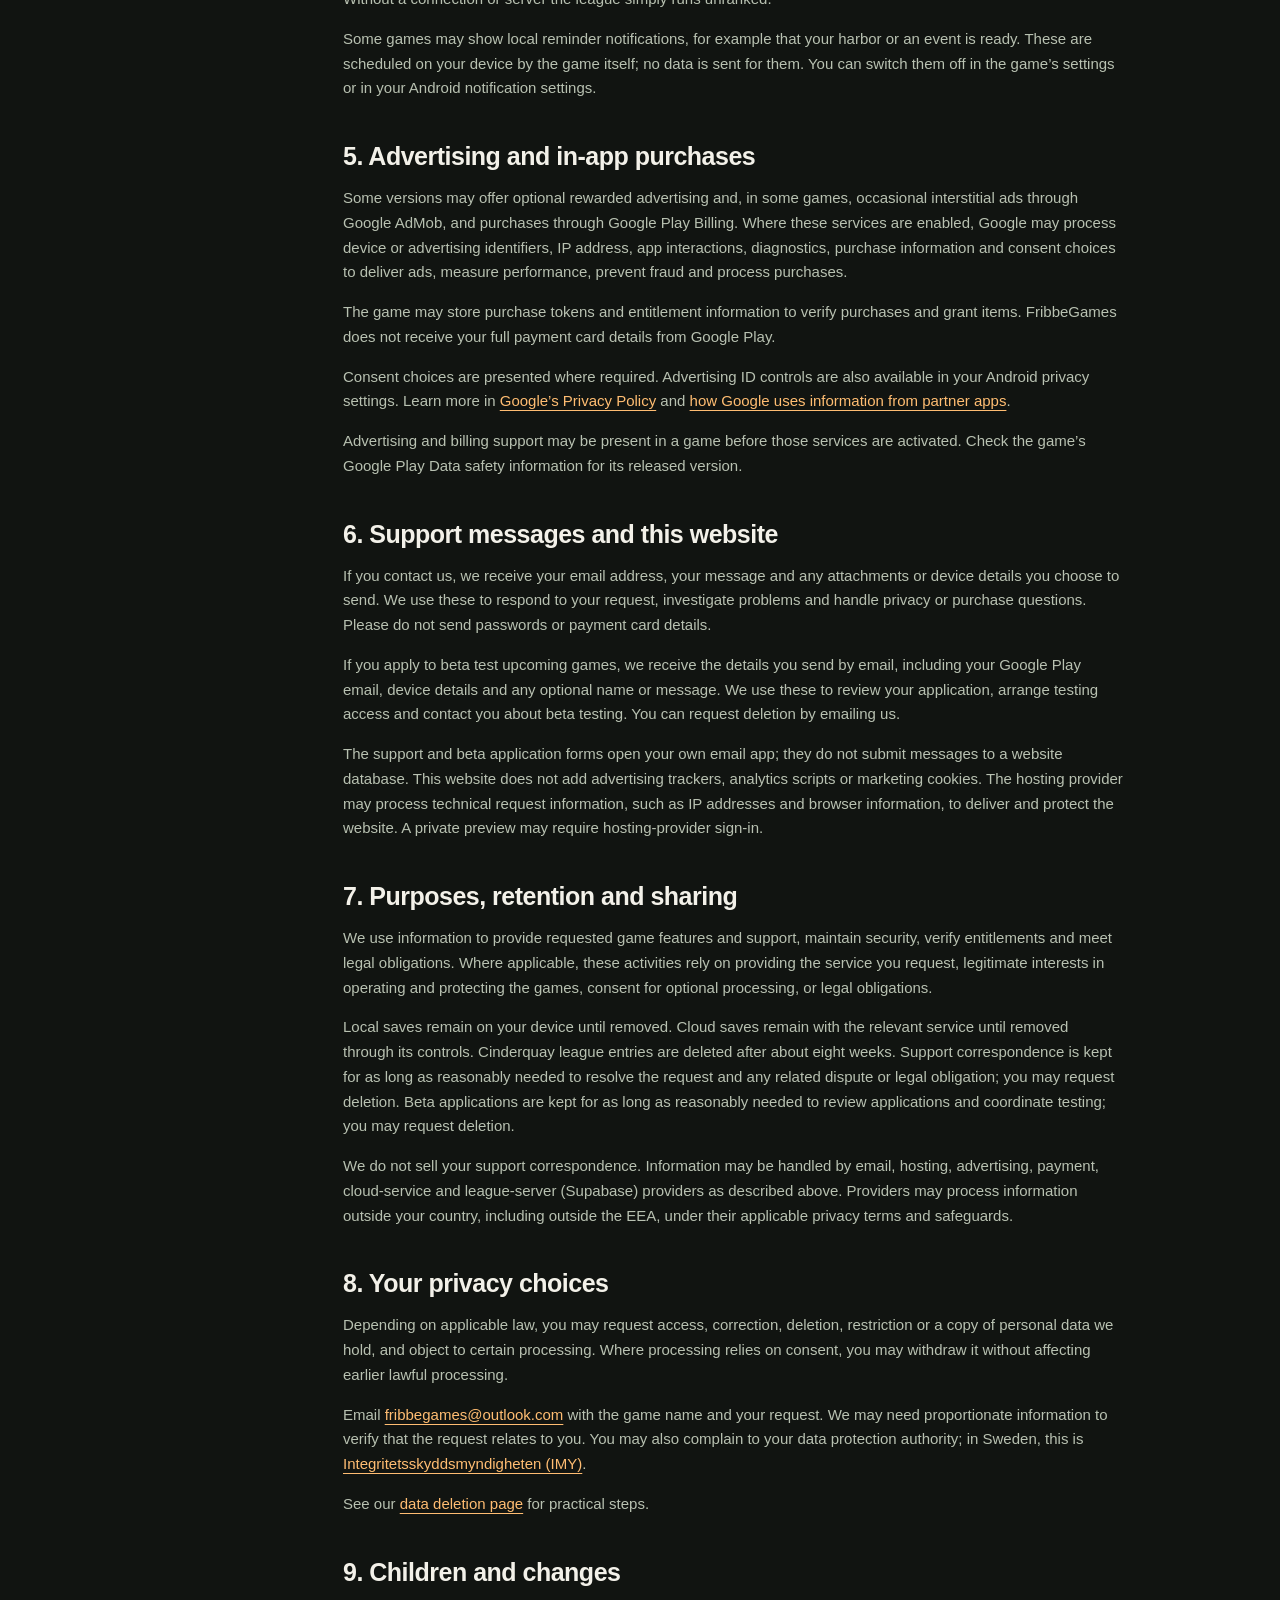
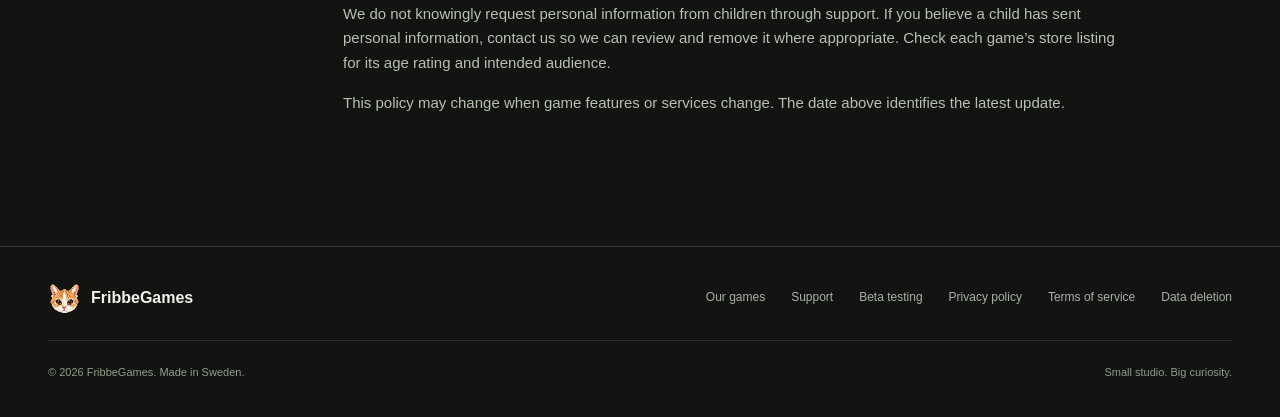
<file: privacy.html>
<!DOCTYPE html>
<html lang="en">
  <head>
    <meta charset="utf-8">
    <meta name="viewport" content="width=device-width,initial-scale=1">
    <meta name="theme-color" content="#111411">
    <title>Privacy policy | FribbeGames</title>
    <meta name="description" content="How FribbeGames handles game data, optional services, support messages and your privacy choices.">
    <meta property="og:title" content="Privacy policy | FribbeGames">
    <meta property="og:description" content="How FribbeGames handles game data, optional services, support messages and your privacy choices.">
    <meta property="og:type" content="website">
    <meta property="og:site_name" content="FribbeGames">
    <meta property="og:url" content="https://fribbegames.se/privacy.html">
    <meta property="og:image" content="https://fribbegames.se/assets/og-image.png">
    <meta property="og:image:width" content="1200">
    <meta property="og:image:height" content="630">
    <meta property="og:image:alt" content="FribbeGames logo: an orange pixel-art cat above the FribbeGames wordmark">
    <meta name="twitter:card" content="summary_large_image">
    <link rel="icon" type="image/png" href="assets/favicon.png">
    <link rel="apple-touch-icon" href="assets/apple-touch-icon.png">
    <link rel="stylesheet" href="style.css">
    <script src="app.js" defer></script>
  </head>
  <body>
    <a class="skip" href="privacy.html#main">Skip to content</a>
    <header>
      <div class="wrap nav">
        <a class="brand" href="index.html" aria-label="FribbeGames home">
          <img src="assets/fribbegames-wordmark.webp" alt="FribbeGames" width="213" height="71">
        </a>
        <button class="menu" aria-expanded="false" aria-controls="navigation">Menu ☰</button>
        <nav class="navlinks" id="navigation" aria-label="Main navigation">
          <a href="index.html#games">Our games</a>
          <a href="index.html#about">About</a>
          <a href="support.html">Support</a>
          <a href="beta.html">Beta testing</a>
          <a class="contact" href="mailto:fribbegames@outlook.com">Get in touch ↗</a>
        </nav>
      </div>
    </header>
    <main id="main">
      <div class="pagehero">
        <div class="wrap">
          <div class="breadcrumb">
            <a href="index.html">Home</a> / Privacy policy</div>
          <div class="eyebrow">FribbeGames · Player information</div>
          <h1>Privacy policy</h1>
          <p>Your games. Your progress. Your privacy. Here is how information is handled across FribbeGames.</p>
          <div class="meta">LAST UPDATED · NOVEMBER 19, 2026</div>
        </div>
      </div>
      <div class="wrap doc-layout">
        <nav class="sidenav" aria-label="On this page">
          <strong>On this page</strong>
          <a href="privacy.html#scope">1. Who this policy covers</a>
          <a href="privacy.html#game-data">2. Game progress and settings</a>
          <a href="privacy.html#cloud">3. Optional cloud saves</a>
          <a href="privacy.html#online">4. Online leagues and notifications</a>
          <a href="privacy.html#ads">5. Advertising and in-app purchases</a>
          <a href="privacy.html#support">6. Support messages and this website</a>
          <a href="privacy.html#purposes">7. Purposes, retention and sharing</a>
          <a href="privacy.html#rights">8. Your privacy choices</a>
          <a href="privacy.html#children">9. Children and changes</a>
        </nav>
        <div class="prose">
          <section id="scope">
            <h2>1. Who this policy covers</h2>
            <p>This policy covers <strong>CrateWhirl</strong>, <strong>Delvenomics: Idle Dungeons</strong>, <strong>Oathdelver</strong>, <strong>Purrhaven</strong>, <strong>RuneRazzle</strong>, <strong>Gold Rush: Hook &amp; Haul</strong>, <strong>Moon Bakery</strong>, <strong>Lumen Grove</strong>, <strong>Orbit Station</strong>, <strong>Sugar Swarm</strong>, <strong>Cinderquay</strong>, <strong>Boltglide</strong>, <strong>Tintwell</strong>, <strong>Cragroost</strong>, this website and support communications with FribbeGames, an independent game developer in Sweden.</p>
            <p>For privacy questions or requests, contact <a href="mailto:fribbegames@outlook.com">fribbegames@outlook.com</a>. The features available depend on the game, platform and version you use.</p>
          </section>
          <section id="game-data">
            <h2>2. Game progress and settings</h2>
            <p>The games store progress and preferences on your device. Depending on the game, this includes completed levels, upgrades, equipment, currencies, rewards, cooldowns, purchase entitlements and sound or haptic settings. This data is used to save progress and provide the gameplay you request.</p>
            <p><strong>Tintwell</strong> lets you turn your own photo into a color-by-number picture. The photo is chosen through Android’s system picker, which gives the game access only to the photo you select, and is processed entirely on your device. The resulting picture is stored with your game data. Your photo is never uploaded or sent to FribbeGames or anyone else.</p>
            <p>Local data is not automatically a FribbeGames account. We cannot access or erase files held only on your device remotely.</p>
          </section>
          <section id="cloud">
            <h2>3. Optional cloud saves</h2>
            <p>Delvenomics, Cinderquay and Cragroost include optional cloud backup functionality using Google Play Games. Backups are only made when you tap “Save to cloud”, and only restored after you confirm a preview. When you sign in and use this feature, Google processes the relevant player identity and saved-game information to store and restore your progress. Availability depends on the released version and Google service settings.</p>
            <p>Clearing local storage does not by itself delete cloud saves. See <a href="data-deletion.html#cloud">cloud data deletion instructions</a> before restoring or reinstalling the game.</p>
          </section>
          <section id="online">
            <h2>4. Online leagues and notifications</h2>
            <p><strong>Cinderquay</strong> has an optional Weekend League in which players race others in groups of up to 50. To rank you, the game sends a random player ID created by the game, a secret code that proves the ID is yours, a made-up captain name picked by the game (for example “Coral Puffin”) and your league score to the league server. The server is run on Supabase in the EU. No Google account, real name, email address, advertising ID or other device data is sent. Other players in your group see your captain name, score and rank.</p>
            <p>League entries are deleted after about eight weeks. If you are signed in to Google Play Games, your weekly league score is also posted to a Google Play Games leaderboard, which Google processes under its own privacy terms. Without a connection or server the league simply runs unranked.</p>
            <p>Some games may show local reminder notifications, for example that your harbor or an event is ready. These are scheduled on your device by the game itself; no data is sent for them. You can switch them off in the game’s settings or in your Android notification settings.</p>
          </section>
          <section id="ads">
            <h2>5. Advertising and in-app purchases</h2>
            <p>Some versions may offer optional rewarded advertising and, in some games, occasional interstitial ads through Google AdMob, and purchases through Google Play Billing. Where these services are enabled, Google may process device or advertising identifiers, IP address, app interactions, diagnostics, purchase information and consent choices to deliver ads, measure performance, prevent fraud and process purchases.</p>
            <p>The game may store purchase tokens and entitlement information to verify purchases and grant items. FribbeGames does not receive your full payment card details from Google Play.</p>
            <p>Consent choices are presented where required. Advertising ID controls are also available in your Android privacy settings. Learn more in <a href="https://policies.google.com/privacy" target="_blank" rel="noopener noreferrer">Google’s Privacy Policy</a> and <a href="https://policies.google.com/technologies/partner-sites" target="_blank" rel="noopener noreferrer">how Google uses information from partner apps</a>.</p>
            <p>Advertising and billing support may be present in a game before those services are activated. Check the game’s Google Play Data safety information for its released version.</p>
          </section>
          <section id="support">
            <h2>6. Support messages and this website</h2>
            <p>If you contact us, we receive your email address, your message and any attachments or device details you choose to send. We use these to respond to your request, investigate problems and handle privacy or purchase questions. Please do not send passwords or payment card details.</p>
            <p>If you apply to beta test upcoming games, we receive the details you send by email, including your Google Play email, device details and any optional name or message. We use these to review your application, arrange testing access and contact you about beta testing. You can request deletion by emailing us.</p>
            <p>The support and beta application forms open your own email app; they do not submit messages to a website database. This website does not add advertising trackers, analytics scripts or marketing cookies. The hosting provider may process technical request information, such as IP addresses and browser information, to deliver and protect the website. A private preview may require hosting-provider sign-in.</p>
          </section>
          <section id="purposes">
            <h2>7. Purposes, retention and sharing</h2>
            <p>We use information to provide requested game features and support, maintain security, verify entitlements and meet legal obligations. Where applicable, these activities rely on providing the service you request, legitimate interests in operating and protecting the games, consent for optional processing, or legal obligations.</p>
            <p>Local saves remain on your device until removed. Cloud saves remain with the relevant service until removed through its controls. Cinderquay league entries are deleted after about eight weeks. Support correspondence is kept for as long as reasonably needed to resolve the request and any related dispute or legal obligation; you may request deletion. Beta applications are kept for as long as reasonably needed to review applications and coordinate testing; you may request deletion.</p>
            <p>We do not sell your support correspondence. Information may be handled by email, hosting, advertising, payment, cloud-service and league-server (Supabase) providers as described above. Providers may process information outside your country, including outside the EEA, under their applicable privacy terms and safeguards.</p>
          </section>
          <section id="rights">
            <h2>8. Your privacy choices</h2>
            <p>Depending on applicable law, you may request access, correction, deletion, restriction or a copy of personal data we hold, and object to certain processing. Where processing relies on consent, you may withdraw it without affecting earlier lawful processing.</p>
            <p>Email <a href="mailto:fribbegames@outlook.com?subject=Privacy%20request">fribbegames@outlook.com</a> with the game name and your request. We may need proportionate information to verify that the request relates to you. You may also complain to your data protection authority; in Sweden, this is <a href="https://www.imy.se/en/" target="_blank" rel="noopener noreferrer">Integritetsskyddsmyndigheten (IMY)</a>.</p>
            <p>See our <a href="data-deletion.html">data deletion page</a> for practical steps.</p>
          </section>
          <section id="children">
            <h2>9. Children and changes</h2>
            <p>We do not knowingly request personal information from children through support. If you believe a child has sent personal information, contact us so we can review and remove it where appropriate. Check each game’s store listing for its age rating and intended audience.</p>
            <p>This policy may change when game features or services change. The date above identifies the latest update.</p>
          </section>
        </div>
      </div>
    </main>
    <footer>
      <div class="wrap">
        <div class="footer-top">
          <a class="footer-brand" href="index.html">
            <img src="assets/favicon.png" width="33" height="33" alt="">FribbeGames</a>
          <nav class="footer-links" aria-label="Footer navigation">
            <a href="index.html#games">Our games</a>
            <a href="support.html">Support</a>
            <a href="beta.html">Beta testing</a>
            <a href="privacy.html">Privacy policy</a>
            <a href="terms.html">Terms of service</a>
            <a href="data-deletion.html">Data deletion</a>
          </nav>
        </div>
        <div class="footer-bottom">
          <span>© 2026 FribbeGames. Made in Sweden.</span>
          <span>Small studio. Big curiosity.</span>
        </div>
      </div>
    </footer>
  </body>
</html>
</file>
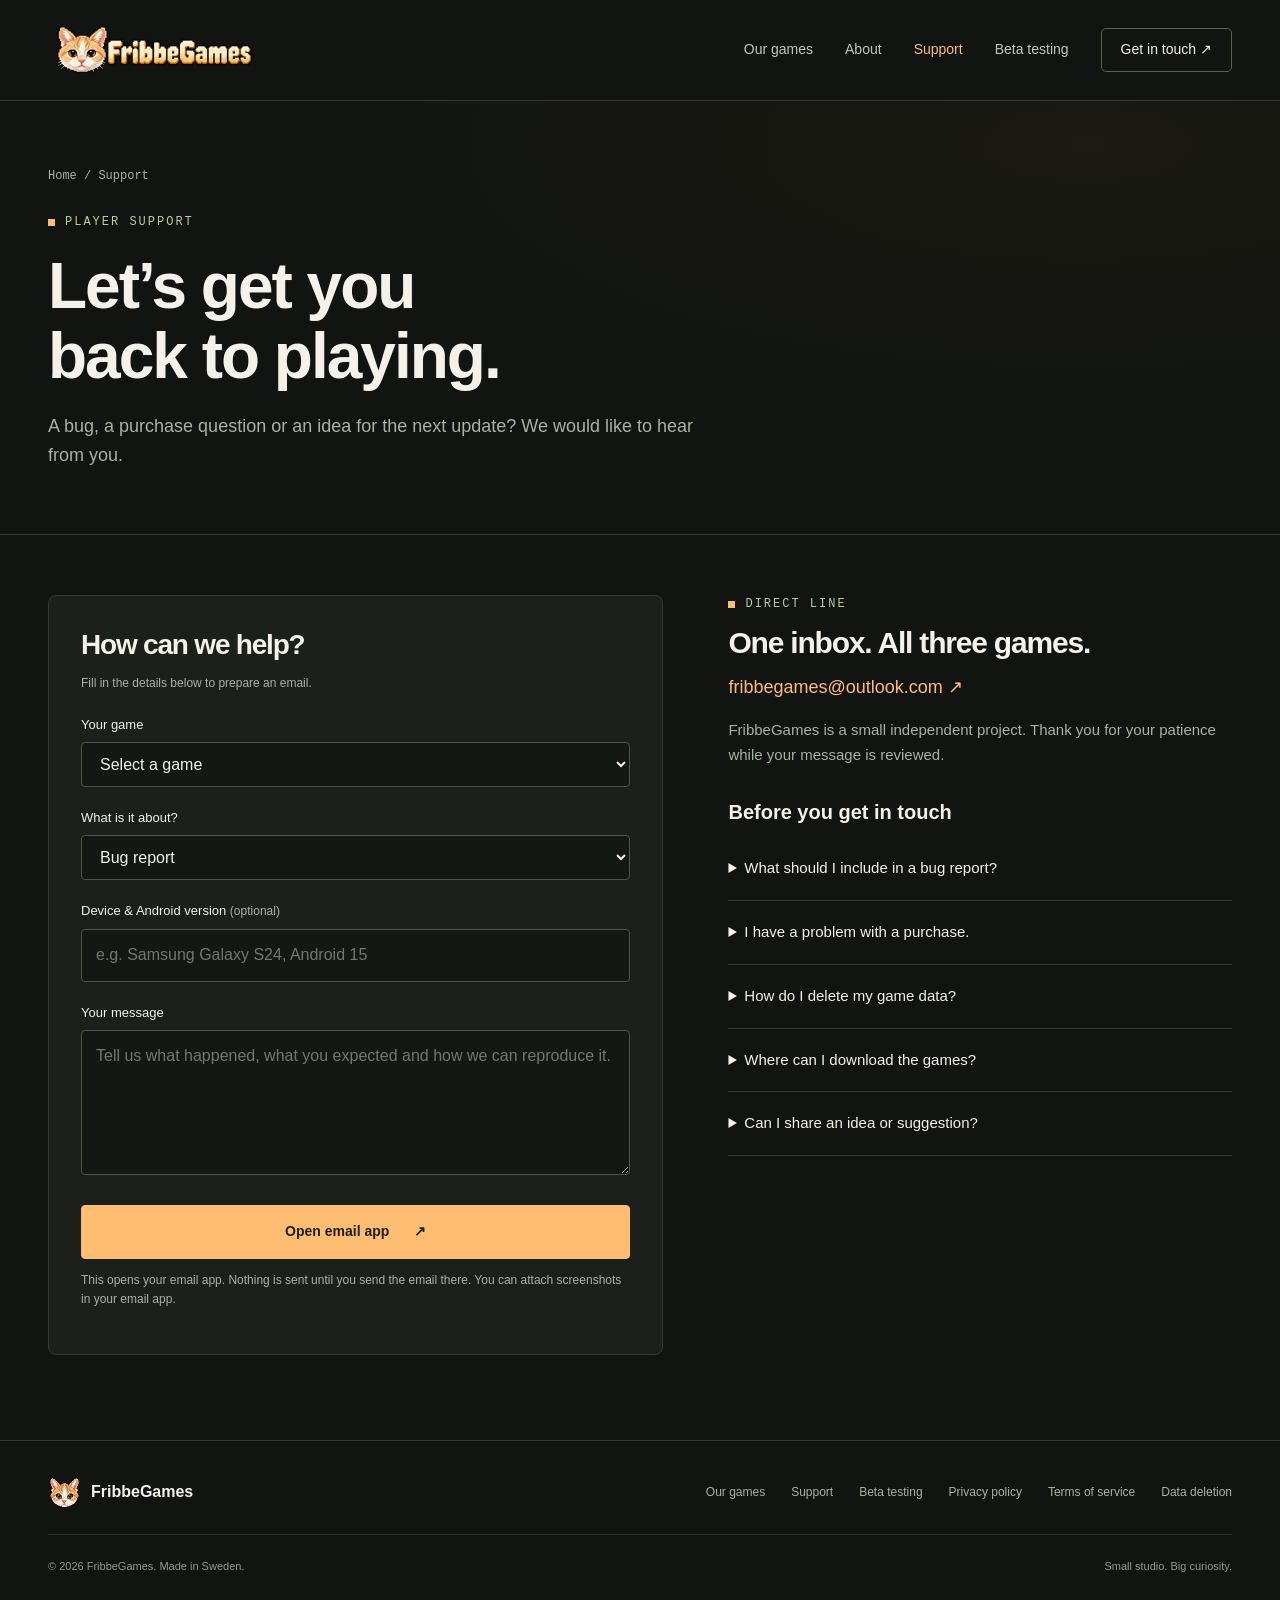
<file: support.html>
<!DOCTYPE html>
<html lang="en">
  <head>
    <meta charset="utf-8">
    <meta name="viewport" content="width=device-width,initial-scale=1">
    <meta name="theme-color" content="#111411">
    <title>Player support | FribbeGames</title>
    <meta name="description" content="Get help with any FribbeGames game: bug reports, purchase questions, privacy requests and feedback.">
    <meta property="og:title" content="Player support | FribbeGames">
    <meta property="og:description" content="Get help with any FribbeGames game: bug reports, purchase questions, privacy requests and feedback.">
    <meta property="og:type" content="website">
    <meta property="og:site_name" content="FribbeGames">
    <meta property="og:url" content="https://fribbegames.se/support.html">
    <meta property="og:image" content="https://fribbegames.se/assets/og-image.png">
    <meta property="og:image:width" content="1200">
    <meta property="og:image:height" content="630">
    <meta property="og:image:alt" content="FribbeGames logo: an orange pixel-art cat above the FribbeGames wordmark">
    <meta name="twitter:card" content="summary_large_image">
    <link rel="icon" type="image/png" href="assets/favicon.png">
    <link rel="apple-touch-icon" href="assets/apple-touch-icon.png">
    <link rel="stylesheet" href="style.css">
    <script src="app.js" defer></script>
  </head>
  <body>
    <a class="skip" href="support.html#main">Skip to content</a>
    <header>
      <div class="wrap nav">
        <a class="brand" href="index.html" aria-label="FribbeGames home">
          <img src="assets/fribbegames-wordmark.webp" alt="FribbeGames" width="213" height="71">
        </a>
        <button class="menu" aria-expanded="false" aria-controls="navigation">Menu ☰</button>
        <nav class="navlinks" id="navigation" aria-label="Main navigation">
          <a href="index.html#games">Our games</a>
          <a href="index.html#about">About</a>
          <a href="support.html" aria-current="page">Support</a>
          <a href="beta.html">Beta testing</a>
          <a class="contact" href="mailto:fribbegames@outlook.com">Get in touch ↗</a>
        </nav>
      </div>
    </header>
    <main id="main">
      <div class="pagehero">
        <div class="wrap">
          <div class="breadcrumb">
            <a href="index.html">Home</a> / Support</div>
          <div class="eyebrow">Player support</div>
          <h1>Let’s get you<br>back to playing.</h1>
          <p>A bug, a purchase question or an idea for the next update? We would like to hear from you.</p>
        </div>
      </div>
      <div class="wrap support-grid">
        <div class="support-card">
          <h2 style="margin-top:0;font-size:28px">How can we help?</h2>
          <p class="formnote">Fill in the details below to prepare an email.</p>
          <form id="support-form">
            <label for="game">Your game</label>
            <select id="game" name="game" required>
              <option value="" disabled selected>Select a game</option>
              <option>CrateWhirl</option>
              <option>Delvenomics</option>
              <option>Oathdelver</option>
              <option>Purrhaven</option>
              <option>RuneRazzle</option>
              <option>Gold Rush: Hook &amp; Haul</option>
              <option>Moon Bakery</option>
              <option>Lumen Grove</option>
              <option>Orbit Station</option>
              <option>Sugar Swarm</option>
              <option>Cinderquay</option>
              <option>Boltglide</option>
              <option>Tintwell</option>
              <option>Cragroost</option>
              <option>Other / website</option>
            </select>
            <label for="topic">What is it about?</label>
            <select id="topic" name="topic">
              <option>Bug report</option>
              <option>Purchase help</option>
              <option>Gameplay question</option>
              <option>Feedback or idea</option>
              <option>Data deletion request</option>
              <option>Privacy request</option>
              <option>Other</option>
            </select>
            <label for="device">Device &amp; Android version <span class="formnote">(optional)</span>
            </label>
            <input id="device" name="device" placeholder="e.g. Samsung Galaxy S24, Android 15" maxlength="180">
            <label for="message">Your message</label>
            <textarea id="message" name="message" placeholder="Tell us what happened, what you expected and how we can reproduce it." required maxlength="6000"></textarea>
            <button class="btn" type="submit">Open email app <span aria-hidden="true">↗</span>
            </button>
            <p class="formnote" id="form-status" role="status" aria-live="polite">This opens your email app. Nothing is sent until you send the email there. You can attach screenshots in your email app.</p>
          </form>
        </div>
        <div class="support-info">
          <div class="eyebrow">Direct line</div>
          <h2 style="font-size:30px">One inbox. All three games.</h2>
          <a class="email" href="mailto:fribbegames@outlook.com">fribbegames@outlook.com ↗</a>
          <p>FribbeGames is a small independent project. Thank you for your patience while your message is reviewed.</p>
          <h3>Before you get in touch</h3>
          <details class="faq">
            <summary>What should I include in a bug report?</summary>
            <p>The game name, game version, device model, Android version and the steps that caused the issue. Screenshots are helpful. Please avoid including sensitive personal information.</p>
          </details>
          <details class="faq">
            <summary>I have a problem with a purchase.</summary>
            <p>Check that you are using the same Google Play account as when you made the purchase. Use Restore Purchases if that option is available in your game. If you still need help, email the game name and Google Play order reference. Never send card details or passwords.</p>
          </details>
          <details class="faq">
            <summary>How do I delete my game data?</summary>
            <p>Our <a class="textlink" href="data-deletion.html">data deletion page</a> explains how to erase local progress, manage cloud saves and request removal of support correspondence.</p>
          </details>
          <details class="faq">
            <summary>Where can I download the games?</summary>
            <p>Availability depends on each game’s release and testing stage. Contact us for current availability or testing information. Store links will be added here when available.</p>
          </details>
          <details class="faq">
            <summary>Can I share an idea or suggestion?</summary>
            <p>Absolutely. Choose Feedback or idea in the form, tell us which game it is for and describe what you would love to see.</p>
          </details>
        </div>
      </div>
    </main>
    <footer>
      <div class="wrap">
        <div class="footer-top">
          <a class="footer-brand" href="index.html">
            <img src="assets/favicon.png" width="33" height="33" alt="">FribbeGames</a>
          <nav class="footer-links" aria-label="Footer navigation">
            <a href="index.html#games">Our games</a>
            <a href="support.html">Support</a>
            <a href="beta.html">Beta testing</a>
            <a href="privacy.html">Privacy policy</a>
            <a href="terms.html">Terms of service</a>
            <a href="data-deletion.html">Data deletion</a>
          </nav>
        </div>
        <div class="footer-bottom">
          <span>© 2026 FribbeGames. Made in Sweden.</span>
          <span>Small studio. Big curiosity.</span>
        </div>
      </div>
    </footer>
  </body>
</html>
</file>
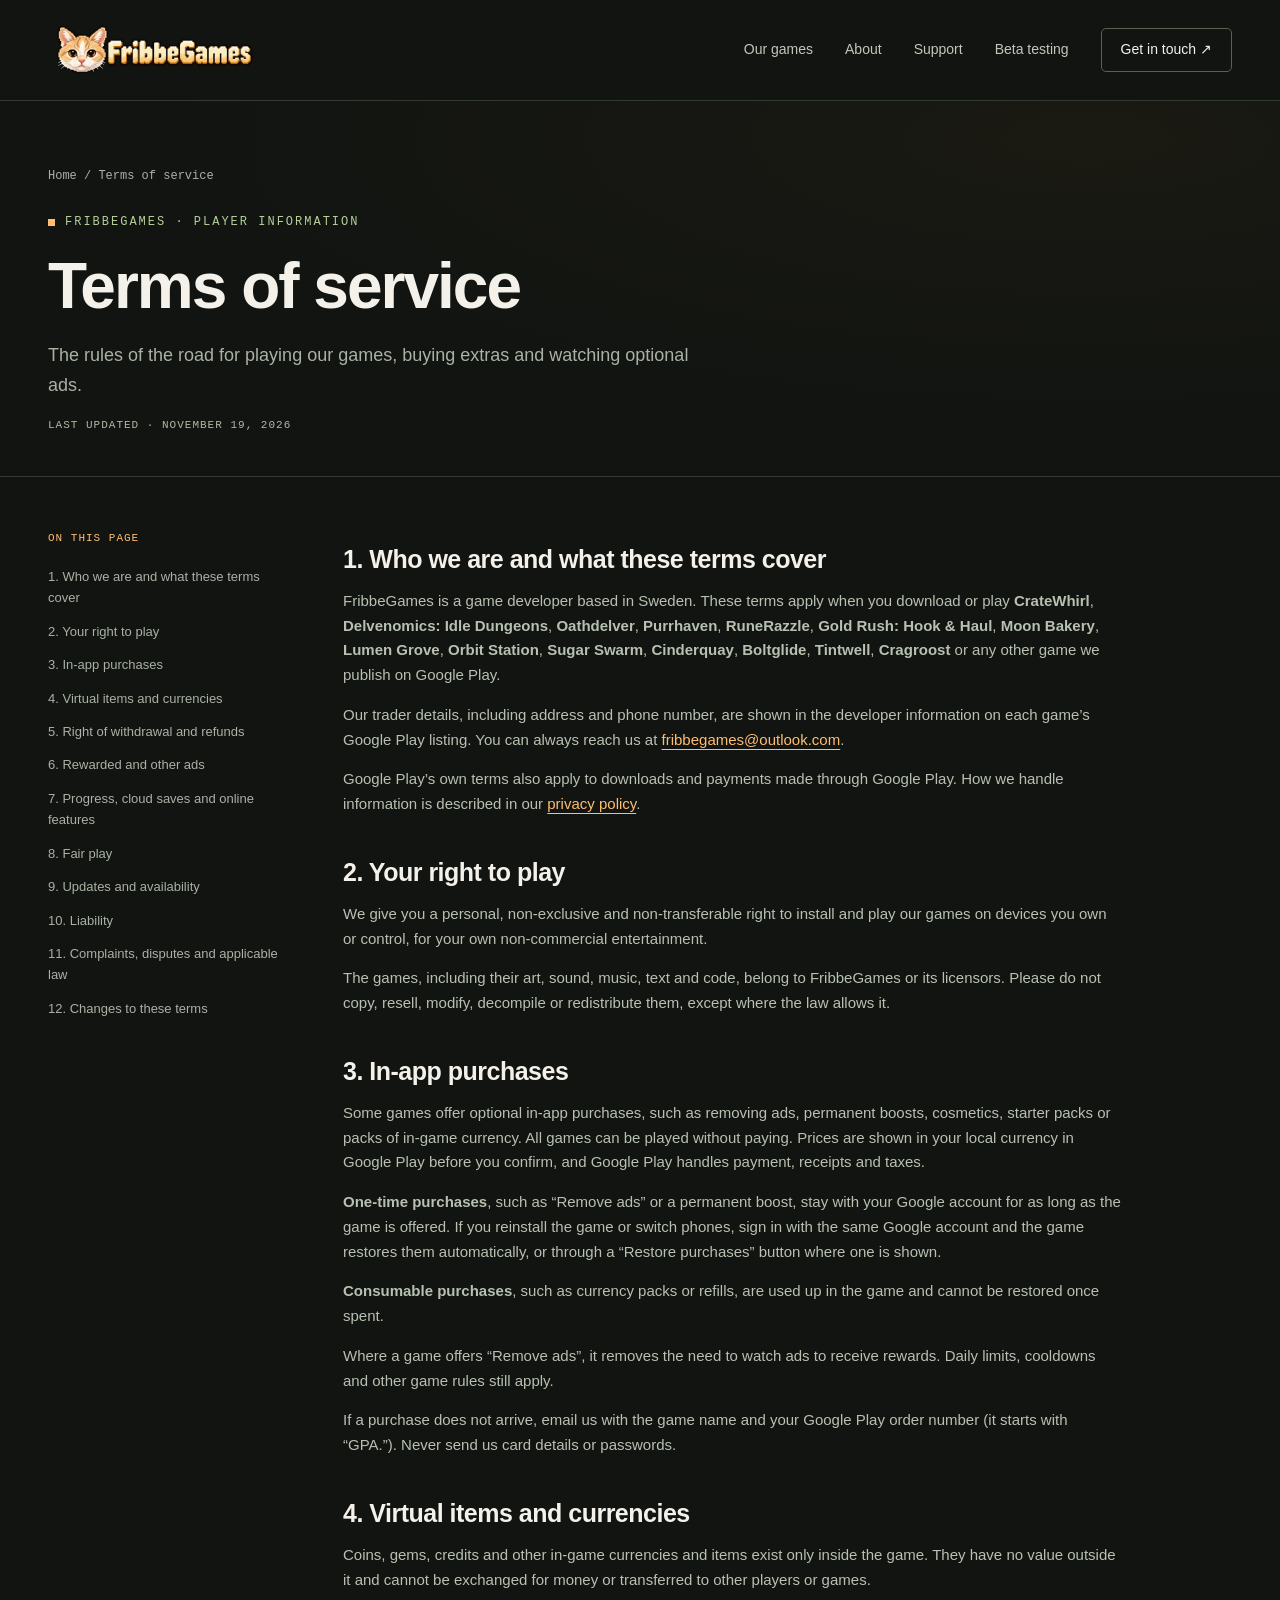
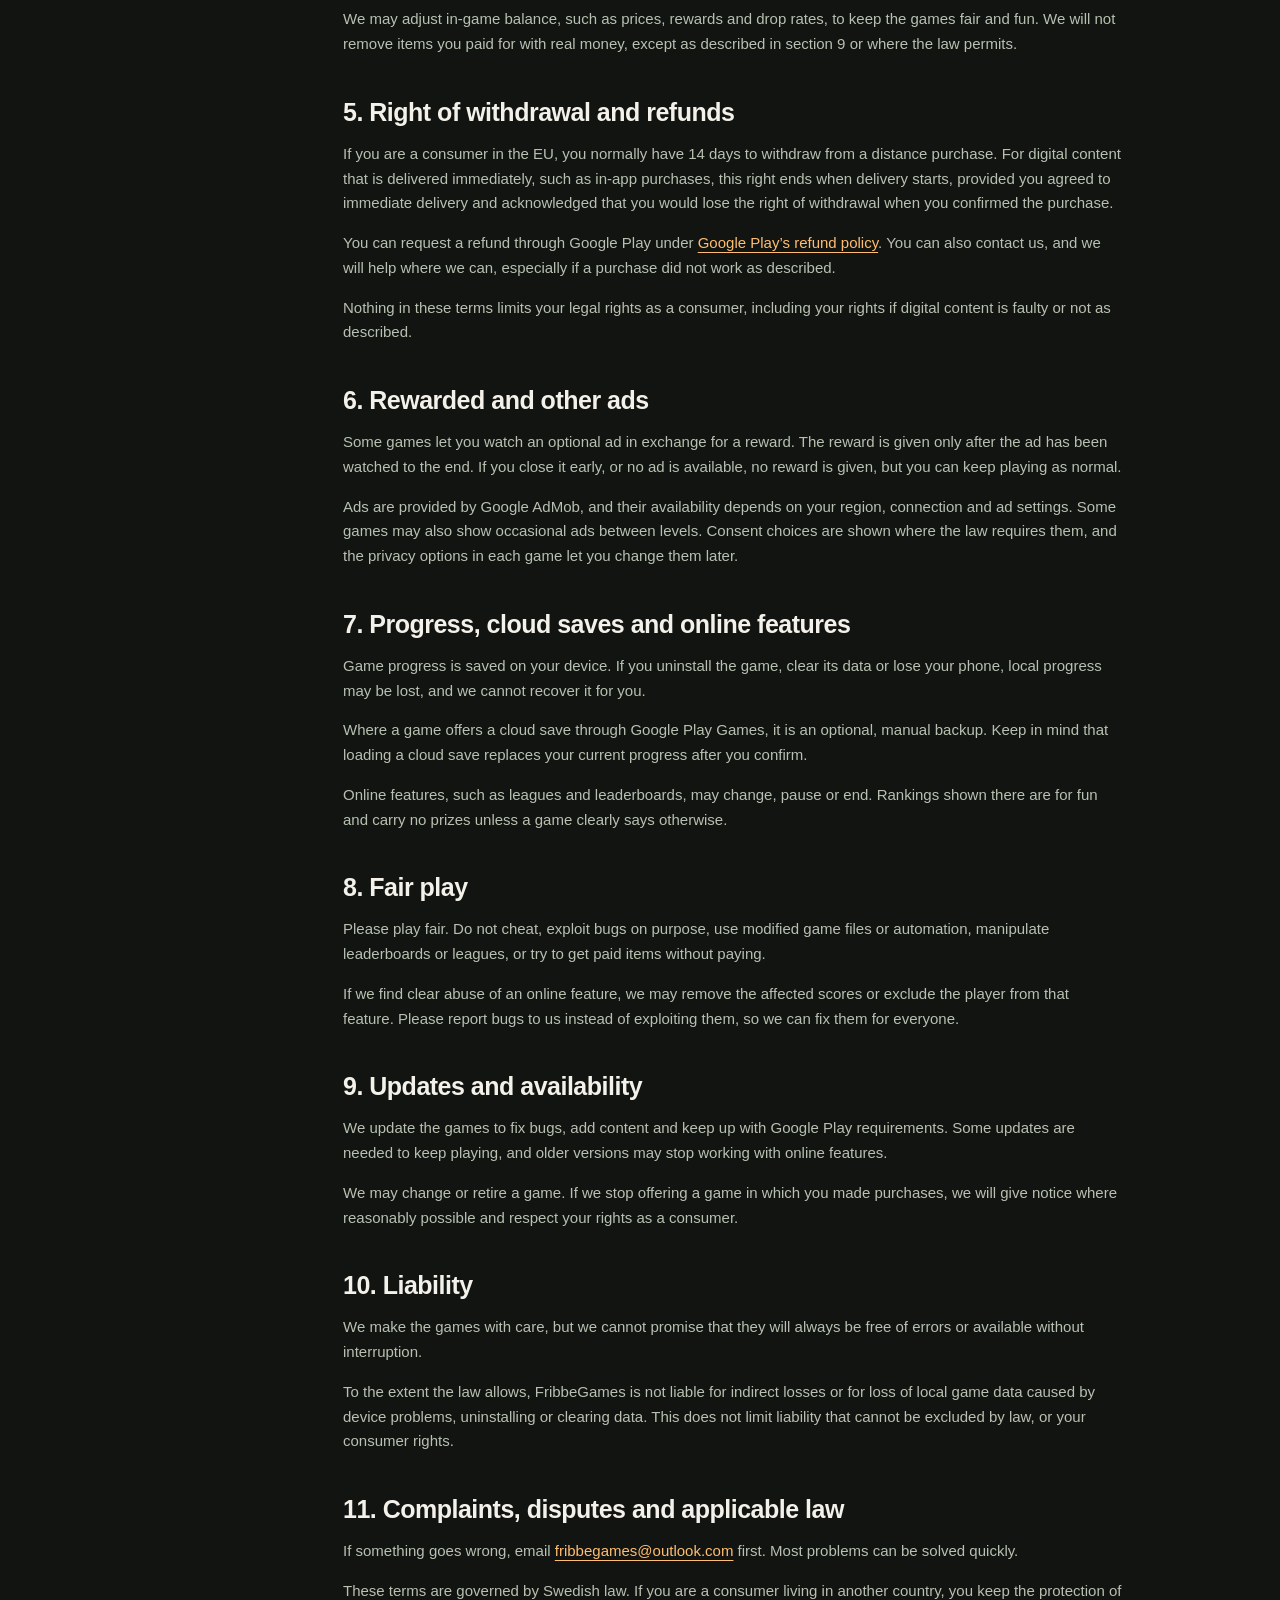
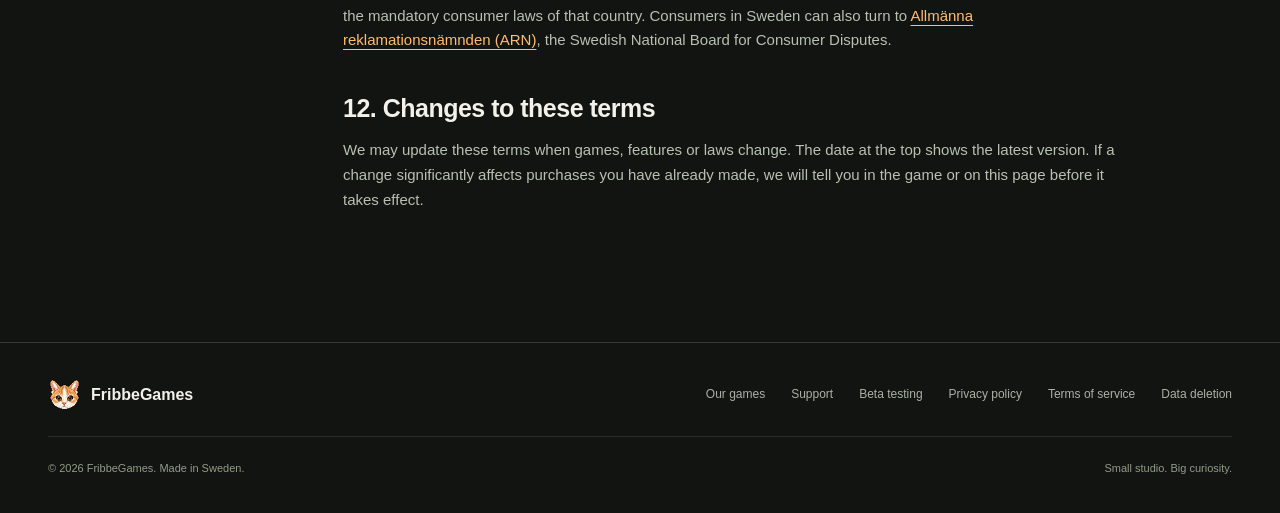
<file: terms.html>
<!DOCTYPE html>
<html lang="en">
  <head>
    <meta charset="utf-8">
    <meta name="viewport" content="width=device-width,initial-scale=1">
    <meta name="theme-color" content="#111411">
    <title>Terms of service | FribbeGames</title>
    <meta name="description" content="The terms that apply when you play FribbeGames games, including in-app purchases, rewarded ads and your consumer rights.">
    <meta property="og:title" content="Terms of service | FribbeGames">
    <meta property="og:description" content="The terms that apply when you play FribbeGames games, including in-app purchases, rewarded ads and your consumer rights.">
    <meta property="og:type" content="website">
    <meta property="og:site_name" content="FribbeGames">
    <meta property="og:url" content="https://fribbegames.se/terms.html">
    <meta property="og:image" content="https://fribbegames.se/assets/og-image.png">
    <meta property="og:image:width" content="1200">
    <meta property="og:image:height" content="630">
    <meta property="og:image:alt" content="FribbeGames logo: an orange pixel-art cat above the FribbeGames wordmark">
    <meta name="twitter:card" content="summary_large_image">
    <link rel="icon" type="image/png" href="assets/favicon.png">
    <link rel="apple-touch-icon" href="assets/apple-touch-icon.png">
    <link rel="stylesheet" href="style.css">
    <script src="app.js" defer></script>
  </head>
  <body>
    <a class="skip" href="terms.html#main">Skip to content</a>
    <header>
      <div class="wrap nav">
        <a class="brand" href="index.html" aria-label="FribbeGames home">
          <img src="assets/fribbegames-wordmark.webp" alt="FribbeGames" width="213" height="71">
        </a>
        <button class="menu" aria-expanded="false" aria-controls="navigation">Menu ☰</button>
        <nav class="navlinks" id="navigation" aria-label="Main navigation">
          <a href="index.html#games">Our games</a>
          <a href="index.html#about">About</a>
          <a href="support.html">Support</a>
          <a href="beta.html">Beta testing</a>
          <a class="contact" href="mailto:fribbegames@outlook.com">Get in touch ↗</a>
        </nav>
      </div>
    </header>
    <main id="main">
      <div class="pagehero">
        <div class="wrap">
          <div class="breadcrumb">
            <a href="index.html">Home</a> / Terms of service</div>
          <div class="eyebrow">FribbeGames · Player information</div>
          <h1>Terms of service</h1>
          <p>The rules of the road for playing our games, buying extras and watching optional ads.</p>
          <div class="meta">LAST UPDATED · NOVEMBER 19, 2026</div>
        </div>
      </div>
      <div class="wrap doc-layout">
        <nav class="sidenav" aria-label="On this page">
          <strong>On this page</strong>
          <a href="terms.html#scope">1. Who we are and what these terms cover</a>
          <a href="terms.html#license">2. Your right to play</a>
          <a href="terms.html#purchases">3. In-app purchases</a>
          <a href="terms.html#currency">4. Virtual items and currencies</a>
          <a href="terms.html#withdrawal">5. Right of withdrawal and refunds</a>
          <a href="terms.html#ads">6. Rewarded and other ads</a>
          <a href="terms.html#progress">7. Progress, cloud saves and online features</a>
          <a href="terms.html#conduct">8. Fair play</a>
          <a href="terms.html#availability">9. Updates and availability</a>
          <a href="terms.html#liability">10. Liability</a>
          <a href="terms.html#law">11. Complaints, disputes and applicable law</a>
          <a href="terms.html#changes">12. Changes to these terms</a>
        </nav>
        <div class="prose">
          <section id="scope">
            <h2>1. Who we are and what these terms cover</h2>
            <p>FribbeGames is a game developer based in Sweden. These terms apply when you download or play <strong>CrateWhirl</strong>, <strong>Delvenomics: Idle Dungeons</strong>, <strong>Oathdelver</strong>, <strong>Purrhaven</strong>, <strong>RuneRazzle</strong>, <strong>Gold Rush: Hook &amp; Haul</strong>, <strong>Moon Bakery</strong>, <strong>Lumen Grove</strong>, <strong>Orbit Station</strong>, <strong>Sugar Swarm</strong>, <strong>Cinderquay</strong>, <strong>Boltglide</strong>, <strong>Tintwell</strong>, <strong>Cragroost</strong> or any other game we publish on Google Play.</p>
            <p>Our trader details, including address and phone number, are shown in the developer information on each game’s Google Play listing. You can always reach us at <a href="mailto:fribbegames@outlook.com">fribbegames@outlook.com</a>.</p>
            <p>Google Play’s own terms also apply to downloads and payments made through Google Play. How we handle information is described in our <a href="privacy.html">privacy policy</a>.</p>
          </section>
          <section id="license">
            <h2>2. Your right to play</h2>
            <p>We give you a personal, non-exclusive and non-transferable right to install and play our games on devices you own or control, for your own non-commercial entertainment.</p>
            <p>The games, including their art, sound, music, text and code, belong to FribbeGames or its licensors. Please do not copy, resell, modify, decompile or redistribute them, except where the law allows it.</p>
          </section>
          <section id="purchases">
            <h2>3. In-app purchases</h2>
            <p>Some games offer optional in-app purchases, such as removing ads, permanent boosts, cosmetics, starter packs or packs of in-game currency. All games can be played without paying. Prices are shown in your local currency in Google Play before you confirm, and Google Play handles payment, receipts and taxes.</p>
            <p><strong>One-time purchases</strong>, such as “Remove ads” or a permanent boost, stay with your Google account for as long as the game is offered. If you reinstall the game or switch phones, sign in with the same Google account and the game restores them automatically, or through a “Restore purchases” button where one is shown.</p>
            <p><strong>Consumable purchases</strong>, such as currency packs or refills, are used up in the game and cannot be restored once spent.</p>
            <p>Where a game offers “Remove ads”, it removes the need to watch ads to receive rewards. Daily limits, cooldowns and other game rules still apply.</p>
            <p>If a purchase does not arrive, email us with the game name and your Google Play order number (it starts with “GPA.”). Never send us card details or passwords.</p>
          </section>
          <section id="currency">
            <h2>4. Virtual items and currencies</h2>
            <p>Coins, gems, credits and other in-game currencies and items exist only inside the game. They have no value outside it and cannot be exchanged for money or transferred to other players or games.</p>
            <p>We may adjust in-game balance, such as prices, rewards and drop rates, to keep the games fair and fun. We will not remove items you paid for with real money, except as described in section 9 or where the law permits.</p>
          </section>
          <section id="withdrawal">
            <h2>5. Right of withdrawal and refunds</h2>
            <p>If you are a consumer in the EU, you normally have 14 days to withdraw from a distance purchase. For digital content that is delivered immediately, such as in-app purchases, this right ends when delivery starts, provided you agreed to immediate delivery and acknowledged that you would lose the right of withdrawal when you confirmed the purchase.</p>
            <p>You can request a refund through Google Play under <a href="https://support.google.com/googleplay/answer/2479637" target="_blank" rel="noopener noreferrer">Google Play’s refund policy</a>. You can also contact us, and we will help where we can, especially if a purchase did not work as described.</p>
            <p>Nothing in these terms limits your legal rights as a consumer, including your rights if digital content is faulty or not as described.</p>
          </section>
          <section id="ads">
            <h2>6. Rewarded and other ads</h2>
            <p>Some games let you watch an optional ad in exchange for a reward. The reward is given only after the ad has been watched to the end. If you close it early, or no ad is available, no reward is given, but you can keep playing as normal.</p>
            <p>Ads are provided by Google AdMob, and their availability depends on your region, connection and ad settings. Some games may also show occasional ads between levels. Consent choices are shown where the law requires them, and the privacy options in each game let you change them later.</p>
          </section>
          <section id="progress">
            <h2>7. Progress, cloud saves and online features</h2>
            <p>Game progress is saved on your device. If you uninstall the game, clear its data or lose your phone, local progress may be lost, and we cannot recover it for you.</p>
            <p>Where a game offers a cloud save through Google Play Games, it is an optional, manual backup. Keep in mind that loading a cloud save replaces your current progress after you confirm.</p>
            <p>Online features, such as leagues and leaderboards, may change, pause or end. Rankings shown there are for fun and carry no prizes unless a game clearly says otherwise.</p>
          </section>
          <section id="conduct">
            <h2>8. Fair play</h2>
            <p>Please play fair. Do not cheat, exploit bugs on purpose, use modified game files or automation, manipulate leaderboards or leagues, or try to get paid items without paying.</p>
            <p>If we find clear abuse of an online feature, we may remove the affected scores or exclude the player from that feature. Please report bugs to us instead of exploiting them, so we can fix them for everyone.</p>
          </section>
          <section id="availability">
            <h2>9. Updates and availability</h2>
            <p>We update the games to fix bugs, add content and keep up with Google Play requirements. Some updates are needed to keep playing, and older versions may stop working with online features.</p>
            <p>We may change or retire a game. If we stop offering a game in which you made purchases, we will give notice where reasonably possible and respect your rights as a consumer.</p>
          </section>
          <section id="liability">
            <h2>10. Liability</h2>
            <p>We make the games with care, but we cannot promise that they will always be free of errors or available without interruption.</p>
            <p>To the extent the law allows, FribbeGames is not liable for indirect losses or for loss of local game data caused by device problems, uninstalling or clearing data. This does not limit liability that cannot be excluded by law, or your consumer rights.</p>
          </section>
          <section id="law">
            <h2>11. Complaints, disputes and applicable law</h2>
            <p>If something goes wrong, email <a href="mailto:fribbegames@outlook.com">fribbegames@outlook.com</a> first. Most problems can be solved quickly.</p>
            <p>These terms are governed by Swedish law. If you are a consumer living in another country, you keep the protection of the mandatory consumer laws of that country. Consumers in Sweden can also turn to <a href="https://www.arn.se/" target="_blank" rel="noopener noreferrer">Allmänna reklamationsnämnden (ARN)</a>, the Swedish National Board for Consumer Disputes.</p>
          </section>
          <section id="changes">
            <h2>12. Changes to these terms</h2>
            <p>We may update these terms when games, features or laws change. The date at the top shows the latest version. If a change significantly affects purchases you have already made, we will tell you in the game or on this page before it takes effect.</p>
          </section>
        </div>
      </div>
    </main>
    <footer>
      <div class="wrap">
        <div class="footer-top">
          <a class="footer-brand" href="index.html">
            <img src="assets/favicon.png" width="33" height="33" alt="">FribbeGames</a>
          <nav class="footer-links" aria-label="Footer navigation">
            <a href="index.html#games">Our games</a>
            <a href="support.html">Support</a>
            <a href="beta.html">Beta testing</a>
            <a href="privacy.html">Privacy policy</a>
            <a href="terms.html">Terms of service</a>
            <a href="data-deletion.html">Data deletion</a>
          </nav>
        </div>
        <div class="footer-bottom">
          <span>© 2026 FribbeGames. Made in Sweden.</span>
          <span>Small studio. Big curiosity.</span>
        </div>
      </div>
    </footer>
  </body>
</html>
</file>
<file: style.css>
:root {
  --bg:#111411;
  --panel:#1b201b;
  --line:#333b31;
  --text:#f3f1e9;
  --muted:#a9b2a5;
  --accent:#ffbd72;
  --green:#b6cf99
}

* {
  box-sizing:border-box
}

html {
  scroll-behavior:smooth;
  scroll-padding-top:100px
}

body {
  margin:0;
  background:var(--bg);
  color:var(--text);
  font:16px/1.65 Arial,Helvetica,sans-serif
}

a {
  color:inherit;
  text-decoration:none
}

button,input,select,textarea {
  font:inherit
}

a,button,input,select,textarea,summary {
  outline-offset:6px
}

a:focus-visible,button:focus-visible,summary:focus-visible {
  outline:2px solid var(--accent)
}

img {
  max-width:100%;
  display:block
}

::selection {
  background:var(--accent);
  color:#111
}

.wrap {
  width:min(1200px,calc(100% - 96px));
  margin:auto
}

header {
  border-bottom:1px solid var(--line);
  position:relative;
  z-index:5;
  background:var(--bg)
}

.nav {
  height:100px;
  display:flex;
  align-items:center;
  justify-content:space-between;
  gap:32px
}

.brand img {
  height:auto;
  width:213px
}

.navlinks {
  display:flex;
  gap:32px;
  align-items:center;
  font-size:14px
}

.navlinks a {
  color:#c1c8ba
}

.navlinks a:hover,.navlinks a[aria-current=page] {
  color:var(--accent)
}

.navlinks .contact {
  border:1px solid #57634c;
  padding:9px 19px;
  border-radius:5px;
  color:var(--text)
}

.menu {
  display:none;
  background:transparent;
  border:1px solid var(--line);
  color:var(--text);
  padding:8px 12px;
  border-radius:4px
}

.eyebrow {
  font:12px/1.5 monospace;
  letter-spacing:2px;
  text-transform:uppercase;
  color:var(--green);
  display:flex;
  align-items:center;
  gap:10px
}

.eyebrow:before {
  content:'';
  height:7px;
  width:7px;
  background:var(--accent);
  display:block
}

.hero {
  display:grid;
  grid-template-columns:1.1fr 1fr;
  min-height:585px;
  align-items:center;
  gap:30px;
  padding-block:65px
}

.hero h1 {
  font-size:clamp(48px,5.4vw,76px);
  line-height:1.06;
  letter-spacing:-3.5px;
  margin:24px 0
}

.hero h1 em {
  font-style:normal;
  color:var(--accent)
}

.hero p {
  max-width:450px;
  color:var(--muted);
  font-size:18px;
  margin-bottom:32px
}

.actions {
  display:flex;
  gap:22px;
  align-items:center;
  flex-wrap:wrap
}

.btn {
  display:inline-flex;
  align-items:center;
  justify-content:center;
  gap:25px;
  background:var(--accent);
  color:#1c2019;
  padding:14px 22px;
  border-radius:4px;
  border:1px solid var(--accent);
  font-weight:700;
  font-size:14px;
  cursor:pointer
}

.btn:hover {
  background:#ffd09c
}

.textlink {
  font-size:14px;
  border-bottom:1px solid #76806b;
  padding-block:5px
}

.hero-art {
  position:relative;
  isolation:isolate;
  padding:35px 0
}

.hero-art:before {
  content:'';
  position:absolute;
  inset:0;
  background:radial-gradient(ellipse,#b3752526,transparent 67%);
  z-index:-1
}

.hero-art img {
  width:100%;
  height:auto;
  object-fit:contain;
  filter:drop-shadow(0 25px 30px #0005)
}

.art-caption {
  display:flex;
  align-items:center;
  justify-content:center;
  gap:15px;
  font:11px monospace;
  color:#a6ad9d;
  letter-spacing:1.5px;
  margin-top:20px
}

.art-caption:before,.art-caption:after {
  content:'';
  width:35px;
  height:1px;
  background:var(--line)
}

.ticker {
  border-block:1px solid var(--line);
  padding:15px 0;
  color:#aebba5;
  font:11px monospace;
  letter-spacing:2px
}

.ticker .wrap {
  display:flex;
  justify-content:space-between;
  gap:20px
}

.ticker b {
  color:var(--accent);
  font-weight:400
}

section {
  padding:80px 0
}

.sectionhead {
  display:flex;
  justify-content:space-between;
  gap:24px;
  align-items:end;
  margin-bottom:32px
}

h2 {
  font-size:38px;
  line-height:1.2;
  letter-spacing:-1.2px;
  margin:12px 0
}

h3 {
  font-size:24px;
  line-height:1.3;
  margin:0 0 12px
}

.sectionhead p {
  color:var(--muted);
  max-width:310px;
  font-size:14px;
  margin:0
}

.games {
  display:grid;
  grid-template-columns:repeat(2,minmax(0,1fr));
  gap:24px
}

.game {
  border:1px solid var(--line);
  border-radius:8px;
  overflow:hidden;
  background:var(--panel);
  display:flex;
  flex-direction:column
}

.hero-stats {
  list-style:none;
  display:flex;
  flex-wrap:wrap;
  gap:12px 32px;
  margin:36px 0 0;
  padding:22px 0 0;
  border-top:1px solid var(--line);
  font:11px monospace;
  letter-spacing:1.2px;
  text-transform:uppercase;
  color:var(--muted)
}

.hero-stats strong {
  display:block;
  font-family:Arial,Helvetica,sans-serif;
  font-size:34px;
  font-weight:700;
  line-height:1.1;
  letter-spacing:-1px;
  color:var(--accent);
  margin-bottom:4px
}

.game-filters {
  display:grid;
  gap:12px;
  margin:-8px 0 28px
}

.filter-row {
  display:flex;
  flex-wrap:wrap;
  align-items:center;
  gap:8px
}

.filter-label {
  font:10px monospace;
  letter-spacing:1.2px;
  text-transform:uppercase;
  color:var(--green);
  min-width:56px
}

.chip {
  font:inherit;
  font-size:13px;
  font-weight:600;
  color:var(--text);
  background:transparent;
  border:1px solid var(--line);
  border-radius:999px;
  min-height:40px;
  padding:8px 16px;
  cursor:pointer;
  transition:background .15s,border-color .15s,color .15s
}

.chip:after {
  content:attr(data-count);
  margin-left:8px;
  font:11px monospace;
  color:var(--muted)
}

.chip:hover {
  border-color:var(--accent)
}

.chip[aria-pressed="true"] {
  background:var(--accent);
  border-color:var(--accent);
  color:#1c2019
}

.chip[aria-pressed="true"]:after {
  color:#1c2019b3
}

.chip.is-empty:not([aria-pressed="true"]) {
  opacity:.45
}

.filter-status {
  margin:4px 0 0;
  font:11px monospace;
  letter-spacing:1px;
  text-transform:uppercase;
  color:var(--muted)
}

.games-empty {
  grid-column:1/-1;
  color:var(--muted);
  border:1px dashed var(--line);
  border-radius:8px;
  padding:40px 24px;
  text-align:center;
  margin:0
}

.games-empty .textlink {
  background:none;
  border:0;
  border-bottom:1px solid #76806b;
  color:var(--text);
  font:inherit;
  cursor:pointer;
  margin-left:6px
}

.game[hidden],
.games-empty[hidden],
.game-filters[hidden] {
  display:none
}

@media(max-width:700px) {
  .filter-label {
    width:100%
  }
}

.game-art {
  height:240px;
  position:relative;
  overflow:hidden;
  background:#152833
}

.game-art img {
  width:100%;
  height:100%;
  object-fit:cover;
  transition:transform .5s
}

.game:hover .game-art img {
  transform:scale(1.04)
}

.game-art.runerazzle {
  background:#201d2d
}

.game-store {
  align-self:start;
  margin-top:20px
}

.game-art.screenshot {
  background:radial-gradient(ellipse at center,#2b4551,#151e28)
}

.game-art.screenshot.gold-rush {
  background:radial-gradient(ellipse at center,#705023,#241c13)
}

.game-art.screenshot.delvenomics,
.game-art.screenshot.delvebound {
  background:radial-gradient(ellipse at center,#39304e,#191a25)
}

.game-art.screenshot img {
  position:absolute;
  left:50%;
  top:50%;
  width:64%;
  max-width:320px;
  height:auto;
  transform:translate(-50%,-50%) rotate(-6deg);
  border:1px solid #ffffff26;
  border-radius:8px;
  box-shadow:0 12px 30px #0006
}

.game-art.screenshot.gold-rush img {
  top:85%
}

.game-art.screenshot.moonbakery {
  background:radial-gradient(ellipse at center,#5a3a8a,#1a1233)
}

.game-art.screenshot.moonbakery img {
  top:80%
}

.game-art.screenshot.lumengrove {
  background:radial-gradient(ellipse at center,#1f5a4c,#0d1a1f)
}

.game-art.screenshot.lumengrove img {
  top:80%
}

.game-art.screenshot.orbitstation {
  background:radial-gradient(ellipse at center,#3b3a8f,#141433)
}

.game-art.screenshot.orbitstation img {
  top:75%
}

.game-art.screenshot.sugarswarm {
  background:radial-gradient(ellipse at center,#a8dbc3,#31564b)
}

.game-art.screenshot.sugarswarm img {
  width:90%;
  max-width:none
}

.game-art.screenshot.purrhaven {
  background:radial-gradient(ellipse at center,#a7b98f,#3e4a33)
}

.game-art.screenshot.purrhaven img {
  top:80%
}

.game-art.screenshot.boltglide img {
  width:90%;
  max-width:none
}

.game-art.screenshot.cinderquay {
  background:radial-gradient(ellipse at center,#2f6d8c,#13283a)
}

.game-art.screenshot.cinderquay img {
  top:70%
}

.game-art.screenshot.boltglide {
  background:radial-gradient(ellipse at center,#5b2d7a,#160f2b)
}

.game-art.screenshot.tintwell {
  background:radial-gradient(ellipse at center,#e8a46b,#7a3a1f)
}

.game-art.screenshot.tintwell img {
  top:70%
}

.game-art.screenshot.cragroost {
  background:radial-gradient(ellipse at center,#7fae6a,#2e4226)
}

.game:hover .game-art.screenshot img {
  transform:translate(-50%,-50%) rotate(-6deg) translateY(-4px)
}

.number {
  position:absolute;
  left:15px;
  top:15px;
  border:1px solid #ffffff38;
  background:#111b;
  backdrop-filter:blur(5px);
  border-radius:3px;
  padding:4px 9px;
  font:11px monospace;
  color:#e3e7d9
}

.game-body {
  padding:24px;
  display:flex;
  flex-direction:column;
  flex:1
}

.tags {
  font:10px monospace;
  letter-spacing:1.2px;
  color:var(--green);
  text-transform:uppercase;
  margin-bottom:12px
}

.game-body p {
  color:var(--muted);
  font-size:14px;
  margin:0 0 24px
}

.game details {
  margin-top:auto;
  border-top:1px solid #394132;
  padding-top:14px
}

.game summary {
  list-style:none;
  font-size:13px;
  cursor:pointer;
  display:flex;
  justify-content:space-between;
  color:#e4e8dc
}

.game summary:after {
  content:'+';
  color:var(--accent)
}

.game details[open] summary:after {
  content:'−'
}

.game details p {
  margin:16px 0 0
}

.about {
  border-block:1px solid var(--line);
  background:#191d17
}

.about-grid {
  display:grid;
  grid-template-columns:230px 1fr 230px;
  gap:45px;
  align-items:center
}

.cat-portrait {
  height:170px;
  object-fit:contain;
  margin:auto
}

.about p {
  color:var(--muted);
  max-width:540px
}

.smallnote {
  border-left:1px solid #414b39;
  padding-left:25px;
  font:13px/1.8 monospace;
  color:#b9c4ad
}

.smallnote span {
  color:var(--accent)
}

.help-strip {
  display:flex;
  align-items:center;
  justify-content:space-between;
  gap:40px
}

.help-strip p {
  color:var(--muted)
}

.beta-callout {
  padding:0;
  border-top:1px solid var(--line);
  background:radial-gradient(ellipse at 15% 50%,#79512624,transparent 65%)
}

.beta-callout .help-strip {
  padding-block:55px
}

.beta-callout .btn {
  flex-shrink:0
}

.beta-steps {
  padding-left:22px;
  color:var(--muted);
  font-size:15px
}

.beta-steps li {
  padding-left:5px;
  margin:16px 0
}

.beta-steps strong {
  color:var(--text)
}

footer {
  border-top:1px solid var(--line);
  padding:35px 0;
  color:var(--muted);
  font-size:12px
}

.footer-top {
  display:flex;
  justify-content:space-between;
  gap:30px;
  align-items:center
}

.footer-brand {
  display:flex;
  gap:10px;
  align-items:center;
  color:var(--text);
  font-size:16px;
  font-weight:700
}

.footer-brand img {
  width:33px
}

.footer-links {
  display:flex;
  flex-wrap:wrap;
  gap:26px
}

.footer-bottom {
  display:flex;
  justify-content:space-between;
  border-top:1px solid #293025;
  margin-top:25px;
  padding-top:22px;
  font-size:11px;
  color:#929c8a
}

.pagehero {
  padding:68px 0 45px;
  border-bottom:1px solid var(--line);
  background:radial-gradient(ellipse at 85% 10%,#79512617,transparent 60%)
}

.pagehero h1 {
  font-size:clamp(42px,5vw,64px);
  letter-spacing:-2px;
  line-height:1.1;
  margin:20px 0
}

.pagehero p {
  max-width:670px;
  color:var(--muted);
  font-size:18px
}

.doc-layout {
  display:grid;
  grid-template-columns:230px 1fr;
  gap:65px;
  padding:55px 0 90px
}

.sidenav {
  align-self:start;
  position:sticky;
  top:30px;
  display:grid;
  gap:12px;
  font-size:13px;
  color:var(--muted)
}

.sidenav strong {
  font:11px monospace;
  text-transform:uppercase;
  letter-spacing:1px;
  color:var(--accent);
  margin-bottom:10px
}

.sidenav a:hover {
  color:var(--text)
}

.prose {
  max-width:780px
}

.prose section {
  padding:0;
  margin-bottom:40px
}

.prose h2 {
  font-size:25px;
  letter-spacing:-.5px
}

.prose h3 {
  font-size:18px;
  margin-top:23px
}

.prose p,.prose li {
  color:#b8c1b1;
  font-size:15px
}

.prose a {
  color:var(--accent);
  text-decoration:underline;
  text-underline-offset:4px
}

.prose a.btn {
  color:#1c2019;
  text-decoration:none
}

.notice {
  padding:22px 25px;
  border-left:3px solid var(--accent);
  background:#25281f;
  border-radius:0 5px 5px 0;
  margin:20px 0 35px
}

.notice p {
  margin:0;
  font-size:14px
}

.meta {
  font:11px monospace;
  letter-spacing:1px;
  color:#aebba5
}

.prose ul,.prose ol {
  padding-left:23px
}

.prose li {
  margin:10px 0
}

.support-grid {
  display:grid;
  grid-template-columns:1.1fr .9fr;
  gap:65px;
  padding:60px 0 85px
}

.support-card {
  padding:32px;
  background:var(--panel);
  border:1px solid var(--line);
  border-radius:8px
}

label {
  display:block;
  font-size:13px;
  margin:20px 0 7px
}

input,select,textarea {
  width:100%;
  border:1px solid #4d5745;
  background:#131812;
  color:var(--text);
  padding:12px 14px;
  border-radius:4px
}

textarea {
  min-height:145px;
  resize:vertical
}

.formnote {
  font-size:12px;
  color:var(--muted)
}

form .btn {
  margin-top:22px;
  width:100%
}

.faq {
  border-bottom:1px solid var(--line);
  padding:19px 0
}

.faq summary {
  cursor:pointer;
  font-size:15px
}

.faq p {
  font-size:14px;
  color:var(--muted)
}

.email {
  display:inline-block;
  color:var(--accent);
  font-size:18px;
  word-break:break-word
}

.support-info p {
  color:var(--muted);
  font-size:15px
}

.support-info h3 {
  margin-top:32px;
  font-size:20px
}

.breadcrumb {
  color:var(--muted);
  font:12px monospace;
  margin-bottom:30px
}

.breadcrumb a:hover {
  color:var(--accent)
}

.skip {
  position:fixed;
  top:-100px;
  background:var(--accent);
  color:#111;
  padding:10px;
  z-index:20
}

.skip:focus {
  top:10px
}

@media(min-width:1500px) {
  .hero {
    min-height:650px
  }
}

@media(max-width:950px) {
  .wrap {
    width:calc(100% - 48px)
  }
  .nav {
    gap:20px
  }
  .brand img {
    width:175px
  }
  .navlinks {
    gap:12px;
    font-size:13px
  }
  .navlinks .contact {
    padding:9px 12px
  }
  .hero {
    min-height:520px;
    gap:0
  }
  .hero h1 {
    font-size:57px
  }
  .games {
    gap:16px
  }
  .game-art {
    height:200px
  }
  .game-body {
    padding:20px
  }
  .game h3 {
    font-size:21px
  }
  .about-grid {
    grid-template-columns:130px 1fr;
    gap:32px
  }
  .smallnote {
    display:none
  }
  .doc-layout {
    gap:30px;
    grid-template-columns:170px 1fr
  }
  .support-grid {
    gap:30px
  }
}

@media(max-width:700px) {
  .wrap {
    width:calc(100% - 40px)
  }
  .nav {
    height:78px
  }
  .brand img {
    width:175px
  }
  .menu {
    display:block
  }
  .navlinks {
    display:none;
    position:absolute;
    left:0;
    right:0;
    top:77px;
    background:var(--bg);
    border-bottom:1px solid var(--line);
    padding:25px;
    flex-direction:column;
    align-items:stretch
  }
  .navlinks.open {
    display:flex
  }
  .hero {
    grid-template-columns:1fr;
    padding:45px 0 25px;
    gap:0
  }
  .hero h1 {
    font-size:55px;
    letter-spacing:-2.5px
  }
  .hero p {
    font-size:16px
  }
  .hero-art {
    padding:10px 35px 20px;
    max-width:400px;
    margin:auto
  }
  .art-caption {
    font-size:9px;
    margin-top:5px
  }
  .ticker .wrap {
    flex-wrap:wrap;
    justify-content:center;
    font-size:9px;
    gap:8px 20px
  }
  .sectionhead {
    display:block
  }
  .sectionhead p {
    max-width:none;
    margin-top:15px
  }
  .games {
    grid-template-columns:1fr;
    gap:25px
  }
  .game-art {
    height:235px
  }
  .game-body {
    padding:25px
  }
  .game h3 {
    font-size:27px
  }
  section {
    padding:52px 0
  }
  .about-grid {
    grid-template-columns:1fr;
    gap:20px
  }
  .cat-portrait {
    height:125px
  }
  .about-text {
    text-align:center
  }
  .about .eyebrow {
    justify-content:center
  }
  .help-strip {
    display:block
  }
  .help-strip .btn {
    margin-top:15px
  }
  h2 {
    font-size:32px
  }
  .footer-top {
    display:block
  }
  .footer-links {
    margin-top:25px;
    gap:18px;
    flex-wrap:wrap
  }
  .footer-bottom {
    gap:20px;
    align-items:start
  }
  .doc-layout {
    grid-template-columns:1fr;
    gap:30px;
    padding-top:32px
  }
  .sidenav {
    position:static;
    display:flex;
    flex-wrap:wrap;
    gap:10px 20px;
    padding-bottom:25px;
    border-bottom:1px solid var(--line)
  }
  .sidenav strong {
    width:100%;
    margin:0
  }
  .pagehero {
    padding:40px 0 30px
  }
  .pagehero p {
    font-size:16px
  }
  .support-grid {
    grid-template-columns:1fr;
    gap:35px
  }
  .support-card {
    padding:24px
  }
  .footer-bottom span:last-child {
    max-width:130px;
    text-align:right
  }
}

@media(prefers-reduced-motion:reduce) {
  html {
    scroll-behavior:auto
  }
  * {
    transition:none!important
  }
}
</file>
